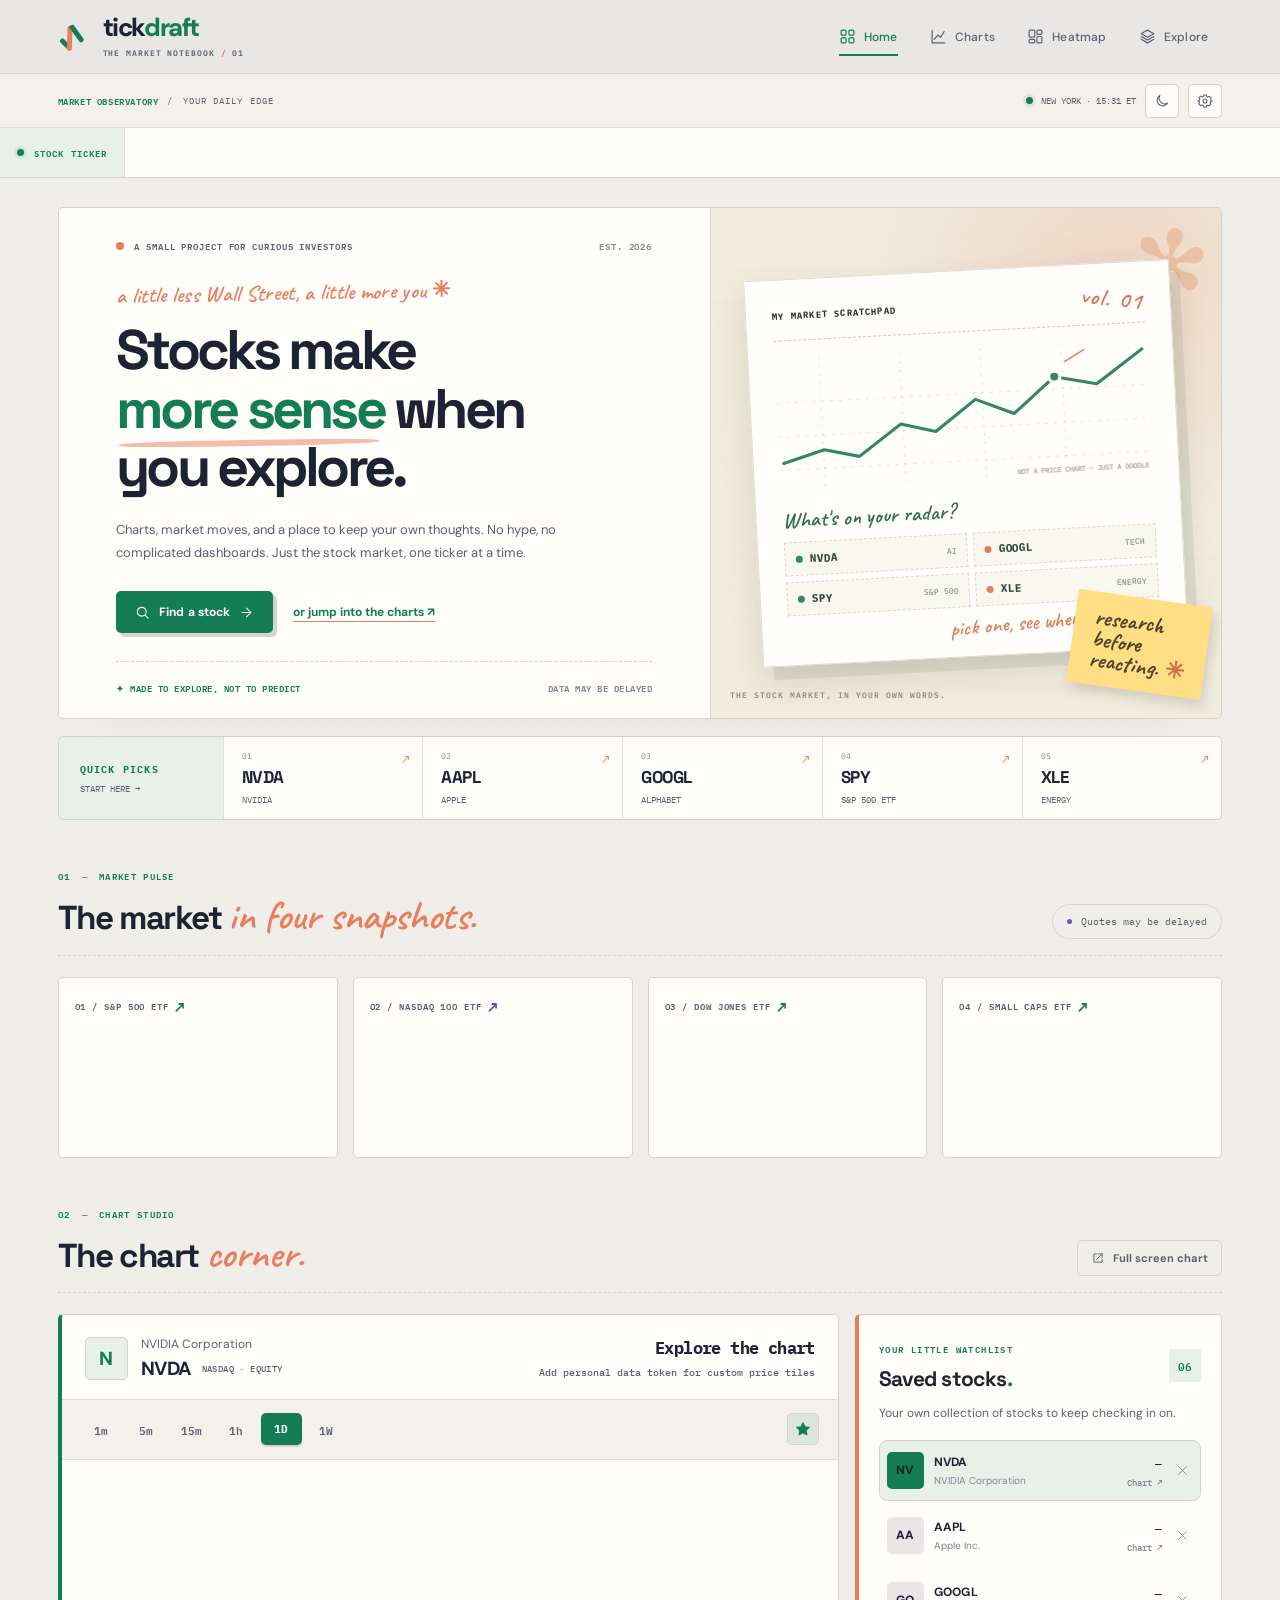
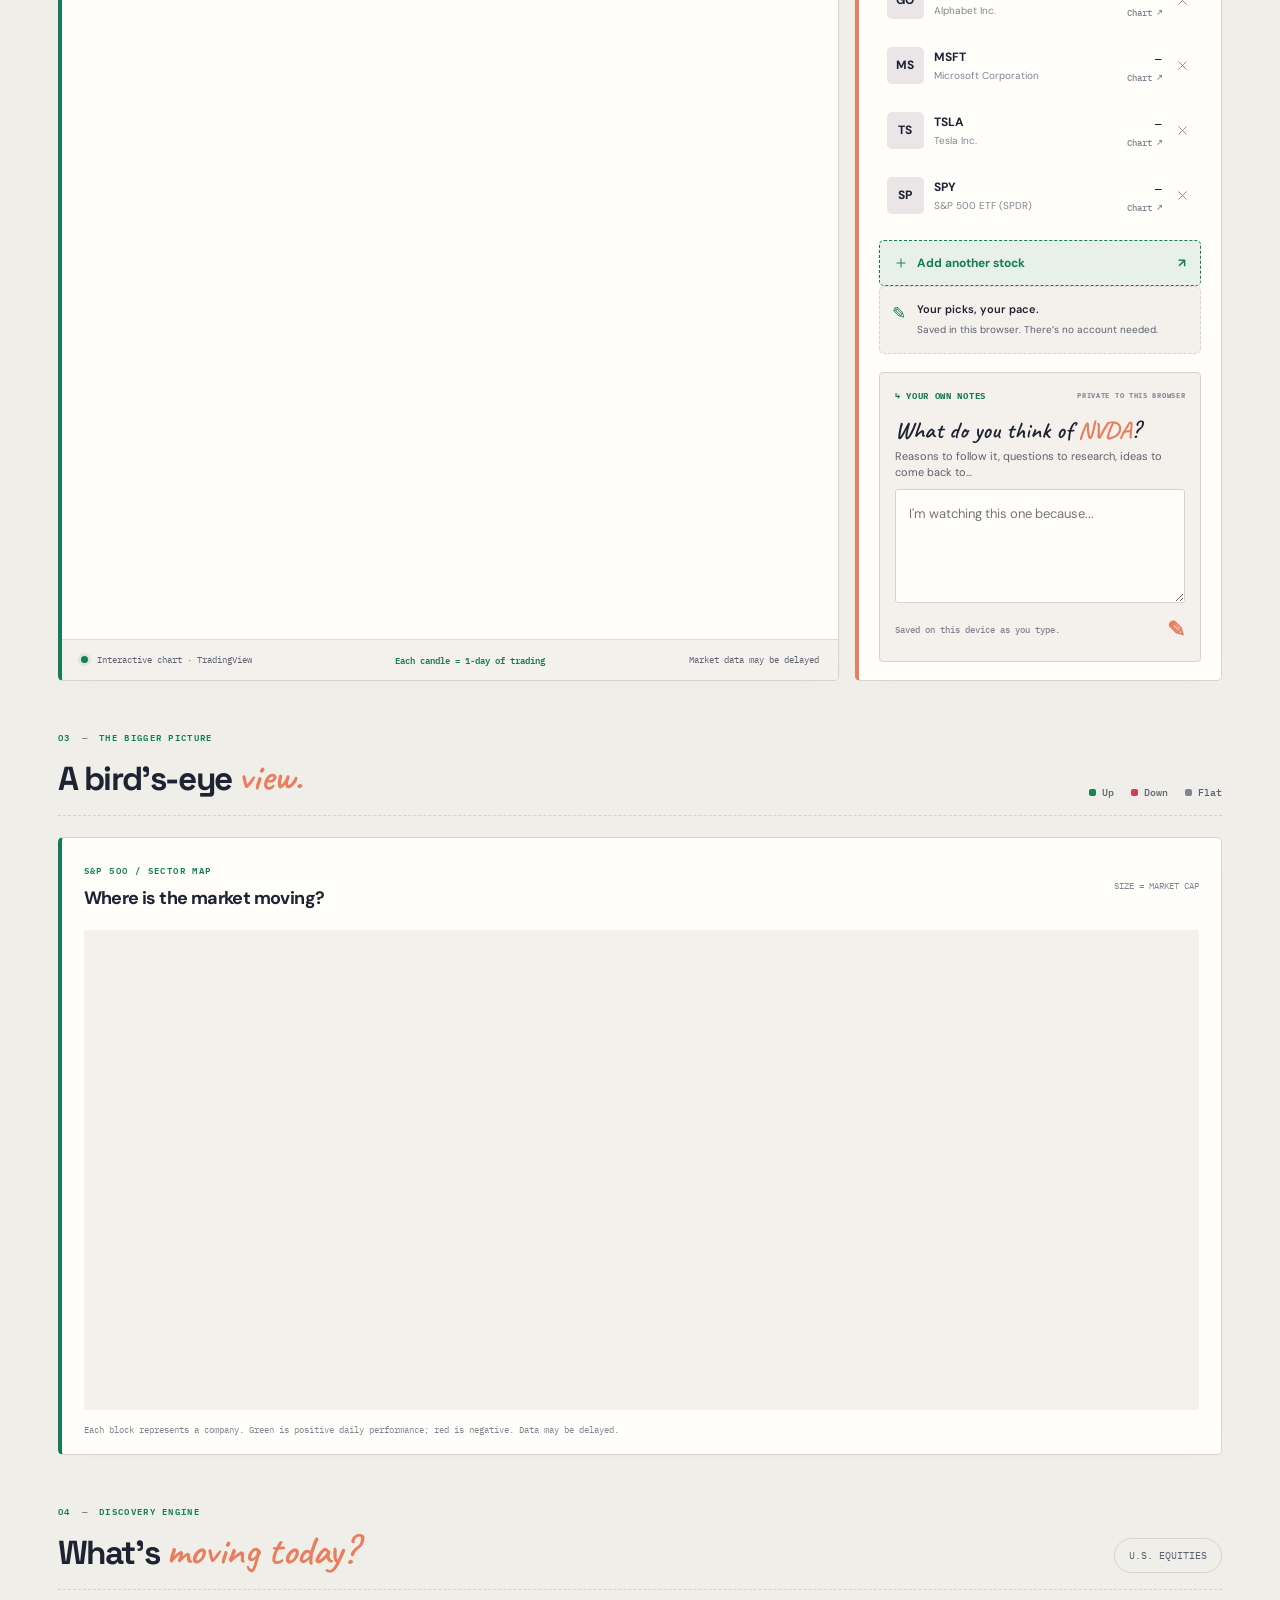
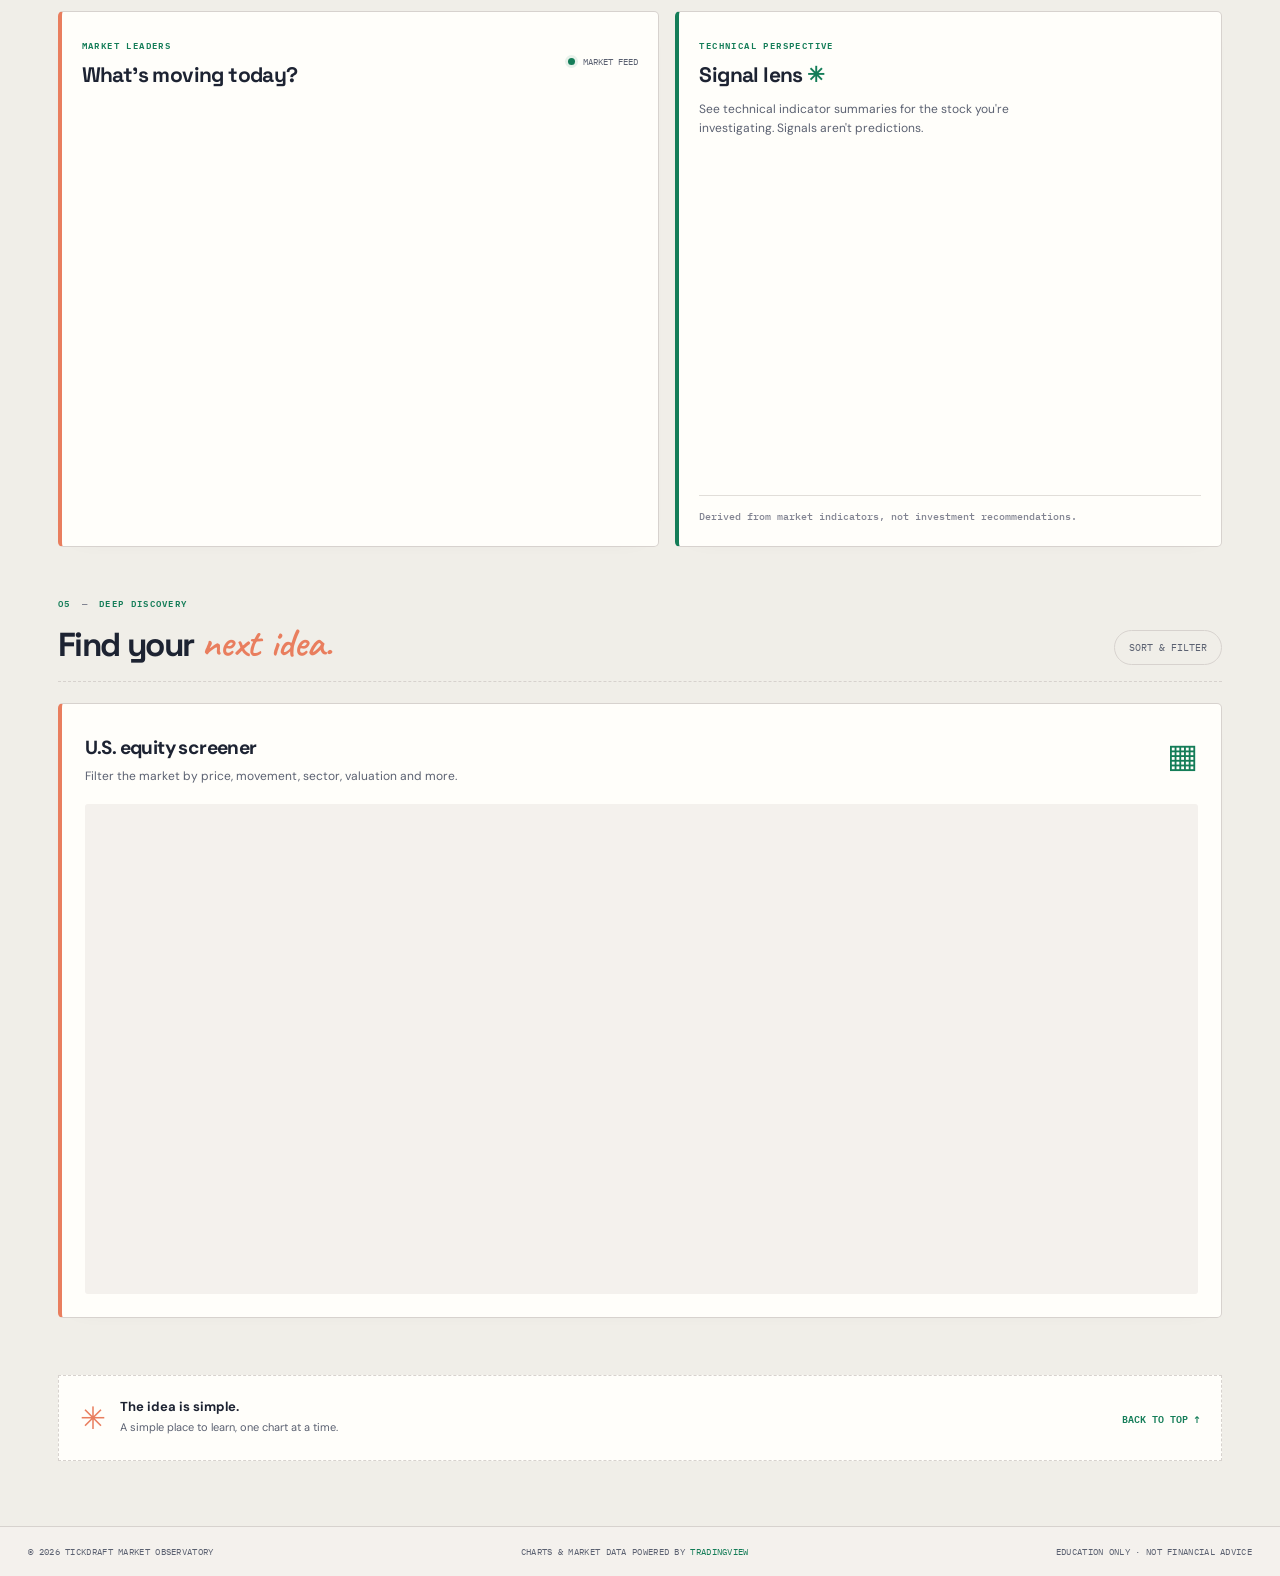
<file: index.html>
<!doctype html>
<html lang="en">
<head>
  <meta charset="utf-8">
  <meta name="viewport" content="width=device-width, initial-scale=1">
  <meta name="theme-color" content="#080d16">
  <meta name="description" content="Tickdraft is an independent student-built stock market notebook with interactive U.S. stock charts, watchlists, a market heatmap, and personal research notes.">
  <title>Tickdraft — Stocks, charts & your own notes</title>
  <link rel="icon" type="image/svg+xml" href="data:image/svg+xml,%3Csvg%20xmlns%3D%22http%3A%2F%2Fwww.w3.org%2F2000%2Fsvg%22%20viewBox%3D%220%200%2064%2064%22%3E%3Crect%20width%3D%2264%22%20height%3D%2264%22%20rx%3D%2216%22%20fill%3D%22%23f7f5ee%22%2F%3E%3Cpath%20d%3D%22M14%2042%2026%2029l11%209%2014-22%22%20stroke%3D%22%2334866a%22%20stroke-width%3D%227%22%20fill%3D%22none%22%20stroke-linejoin%3D%22round%22%20stroke-linecap%3D%22round%22%2F%3E%3Ccircle%20cx%3D%2251%22%20cy%3D%2216%22%20r%3D%225%22%20fill%3D%22%23f28b6b%22%2F%3E%3C%2Fsvg%3E">
  <link rel="preconnect" href="https://fonts.googleapis.com">
  <link rel="preconnect" href="https://fonts.gstatic.com" crossorigin>
  <link href="https://fonts.googleapis.com/css2?family=DM+Sans:wght@400;500;600;700;800&family=IBM+Plex+Mono:wght@400;500;600;700&family=Space+Grotesk:wght@400;500;600;700&family=Caveat:wght@400;500;600;700&display=swap" rel="stylesheet">
  <style>
:root{color-scheme:dark;--bg:#080d16;--side:#0c121c;--panel:#0f1622;--panel2:#111a28;--panel3:#161f2c;--border:#243040;--border2:#1c2836;--text:#f0f3f7;--muted:#8b97a8;--faint:#5a697b;--accent:#86f0bd;--accent-soft:rgba(134,240,189,.13);--accent-dim:#3da987;--red:#ff817c;--positive:#4adaad;--gold:#e2c384;--top:#0c121b;--shadow:rgba(0,0,0,.32)}
body[data-theme="light"]{color-scheme:light;--bg:#eef2f3;--side:#f8fafb;--panel:#fff;--panel2:#f5f8f9;--panel3:#e9eff1;--border:#d7dfe3;--border2:#e0e6e9;--text:#172433;--muted:#647385;--faint:#8795a2;--accent:#16996c;--accent-soft:rgba(23,158,108,.10);--accent-dim:#087758;--red:#d84e54;--positive:#15976d;--gold:#b3903e;--top:#fff;--shadow:rgba(19,44,66,.12)}
*{box-sizing:border-box}html{scroll-behavior:smooth;scroll-padding-top:35px}body{margin:0;background:var(--bg);color:var(--text);font-family:'DM Sans',Arial,sans-serif;font-size:14px;-webkit-font-smoothing:antialiased}button,input,select{font:inherit}button{cursor:pointer}button:focus-visible,a:focus-visible,input:focus-visible,select:focus-visible{outline:2px solid var(--accent);outline-offset:4px}a{color:inherit;text-decoration:none}svg.icon{height:18px;width:18px;fill:none;stroke:currentColor;stroke-width:1.65;stroke-linecap:round;stroke-linejoin:round;flex:none}.icon-sprite{position:absolute;width:0;height:0;overflow:hidden}::selection{background:var(--accent);color:#08110e}.app-shell{display:flex;min-height:100vh}.sidebar{width:250px;flex:none;background:var(--side);border-right:1px solid var(--border2);padding:28px 18px 22px;display:flex;flex-direction:column;position:sticky;top:0;height:100vh;z-index:21;overflow-y:auto}.brand{display:flex;align-items:center;gap:12px;padding:3px 10px 39px}.brand-mark{width:33px;height:33px;display:flex;align-items:center;gap:3px;transform:skew(-13deg)}.brand-mark span{background:var(--accent);width:7px;height:13px;border-radius:2px;display:block}.brand-mark span:nth-child(2){height:26px}.brand-mark span:nth-child(3){height:18px}.brand-word{font-size:19px;font-weight:800;letter-spacing:-.9px;line-height:1.1}.brand-word>span{color:var(--accent)}.brand-word small{font:500 8px 'IBM Plex Mono',monospace;display:block;letter-spacing:1.65px;margin-top:6px;color:var(--muted)}.brand-word small b{color:var(--accent)}.side-section-label,.panel-kicker,.section-kicker,.eyebrow,.pagecrumb,.page-subcrumb,.nav-shortcut,.hero-caption,.hero-actions,.watch-label,.ticker-label,.session-clock,.topbar,.chart-footer,.heatmap-helper,.panel-footer,.note-pill,.radar-tip,.small-live,.search-meta,.search-custom,.provider-status,.end-note>a,.footer{font-family:'IBM Plex Mono',monospace}.side-section-label{padding:0 10px;display:flex;justify-content:space-between;color:var(--faint);font-size:10px;letter-spacing:1.4px;font-weight:600;margin:0 0 12px}.side-section-label span{font-size:9px;color:var(--faint)}.side-nav{display:flex;flex-direction:column;gap:5px}.nav-link{display:flex;align-items:center;gap:13px;color:var(--muted);min-height:44px;padding:0 12px;border-radius:8px;font-size:13px;font-weight:600;transition:background .2s,color .2s;position:relative}.nav-link .icon{height:17px;width:17px}.nav-link:hover{background:var(--panel3);color:var(--text)}.nav-link.active{background:var(--accent-soft);color:var(--accent)}.nav-link.active:before{content:"";position:absolute;left:0;top:12px;bottom:12px;width:2px;background:var(--accent);border-radius:4px}.nav-shortcut{font-size:9px;margin-left:auto;opacity:.58}.watch-label{margin-top:40px}.side-watchlist{display:flex;flex-direction:column;gap:3px;min-height:30px}.side-watchitem{display:flex;align-items:center;gap:8px;width:100%;text-align:left;background:transparent;color:var(--muted);border:0;padding:10px 12px;border-radius:7px;font-weight:600;font-size:12px}.side-watchitem:hover,.side-watchitem.selected{color:var(--text);background:var(--panel2)}.mini-symbol{font:600 10px 'IBM Plex Mono',monospace;background:var(--panel3);color:var(--muted);padding:5px 4px;border-radius:5px;width:42px;text-align:center}.side-watchitem.selected .mini-symbol{background:var(--accent-soft);color:var(--accent)}.side-add{background:transparent;color:var(--faint);border:1px dashed var(--border);min-height:38px;display:flex;align-items:center;justify-content:center;gap:8px;border-radius:7px;margin-top:10px;font-size:12px}.side-add:hover{color:var(--accent);border-color:var(--accent)}.side-add .icon{width:14px;height:14px}.sidebar-bottom{margin-top:auto;padding:22px 8px 0}.signal-decoration{height:53px;display:flex;align-items:end;gap:4px;opacity:.8}.signal-decoration span{width:6px;border-radius:2px;background:linear-gradient(0deg,var(--accent-dim),var(--accent));height:12px}.signal-decoration span:nth-child(2){height:29px}.signal-decoration span:nth-child(3){height:20px}.signal-decoration span:nth-child(4){height:42px}.signal-decoration span:nth-child(5){height:26px}.signal-decoration span:nth-child(6){height:36px}.signal-decoration span:nth-child(7){height:18px}.signal-decoration span:nth-child(8){height:30px}.signal-decoration span:nth-child(9){height:15px}.signal-decoration span:nth-child(10){height:43px}.signal-decoration span:nth-child(11){height:25px}.bottom-kicker{color:var(--accent);font:600 10px 'IBM Plex Mono',monospace;letter-spacing:1.2px;margin:18px 0 8px}.bottom-copy{font-size:19px;letter-spacing:-.6px;font-weight:700;line-height:1.23;margin:0 0 22px}.sidebar-settings{border-top:1px solid var(--border2);border-right:0;border-bottom:0;border-left:0;background:transparent;color:var(--muted);padding:16px 0 0;width:100%;text-align:left;display:flex;gap:9px;align-items:center;font-size:11px;font-weight:700}.sidebar-settings .icon{width:15px;height:15px}.sidebar-settings .arrow{margin-left:auto;width:13px;height:13px}.sidebar-settings:hover{color:var(--accent)}.main-wrap{flex:1;min-width:0}.topbar{height:70px;padding:0 clamp(20px,3vw,54px);display:flex;align-items:center;justify-content:space-between;border-bottom:1px solid var(--border2);background:var(--top);gap:12px}.topbar-left,.topbar-actions{display:flex;align-items:center;gap:17px}.pagecrumb{font-size:10px;font-weight:600;letter-spacing:1.2px}.crumb-div,.page-subcrumb{font-size:10px;color:var(--faint);letter-spacing:1.1px}.session-clock{display:flex;align-items:center;gap:8px;font-size:10px;color:var(--muted)}.tiny-pulse,.live-dot,.small-dot{width:7px;height:7px;border-radius:50%;background:var(--accent);display:inline-block;box-shadow:0 0 0 3px var(--accent-soft)}.icon-button{display:grid;place-items:center;background:transparent;border:1px solid var(--border);color:var(--muted);width:36px;height:36px;border-radius:8px}.icon-button:hover{color:var(--accent);background:var(--accent-soft)}.icon-button .icon{width:16px;height:16px}.menu-toggle{display:none}.ticker-strip{height:52px;display:flex;align-items:center;border-bottom:1px solid var(--border2);background:var(--panel);overflow:hidden}.ticker-label{color:var(--accent);font-weight:600;letter-spacing:1.1px;font-size:10px;white-space:nowrap;height:100%;display:flex;align-items:center;gap:10px;border-right:1px solid var(--border2);padding:0 22px}.ticker-widget{min-width:0;flex:1;height:100%;display:flex;align-items:center}.ticker-widget tv-ticker-tape{width:100%;height:100%;display:block}.main-content{padding:28px clamp(20px,3vw,54px) 55px;max-width:1700px;margin:auto}.hero{min-height:328px;border:1px solid #2a4b50;background:linear-gradient(110deg,#11262c 0%,#10262a 44%,#0a1b20 100%);border-radius:12px;position:relative;overflow:hidden;padding:36px 46px;color:#f1f7f5}.hero::after{content:"";position:absolute;right:-5%;top:0;bottom:0;width:65%;background:radial-gradient(circle at 58% 55%,rgba(81,243,189,.11),transparent 44%),repeating-linear-gradient(0deg,transparent 0px,transparent 22px,rgba(143,244,207,.045) 23px),repeating-linear-gradient(90deg,transparent 0px,transparent 23px,rgba(143,244,207,.038) 24px);pointer-events:none}.hero>*:not(.hero-pattern){position:relative;z-index:1}.hero .eyebrow{color:#85daba;font-size:10px;font-weight:600;display:flex;align-items:center;gap:11px;letter-spacing:1.7px}.eyebrow-line{width:17px;height:1px;background:#7fdbbb}.eyebrow-index{color:#54776e}.hero h1{font-size:clamp(32px,3.4vw,52px);line-height:1.12;letter-spacing:-2.3px;font-weight:600;margin:20px 0 12px;max-width:690px}.hero h1 em{font-style:normal;color:#82efc0}.hero p{color:#b2c9c4;max-width:475px;font-size:14px;line-height:1.65;margin:0}.hero-actions{display:flex;align-items:center;gap:25px;margin-top:23px}.btn-primary{border:0;background:#94efbf;color:#082018;font-size:12px;letter-spacing:.1px;font-weight:800;display:inline-flex;justify-content:center;align-items:center;gap:10px;border-radius:7px;padding:14px 17px;transition:transform .2s,background .2s}.btn-primary:hover{background:#c2fbdc;transform:translateY(-1px)}.btn-primary .icon{height:15px;width:15px}.text-link{font-size:11px;font-weight:700;color:#c5ded8;display:flex;align-items:center;gap:6px}.text-link .icon{height:13px;width:13px}.text-link:hover{color:#8bfac7}.hero-caption{position:absolute!important;bottom:21px;right:25px;color:#557f79;font-size:8px;letter-spacing:1.2px}.hero-caption span{color:#83d5b6;padding:0 4px}.hero-pattern{position:absolute;right:0;top:0;bottom:0;width:55%;pointer-events:none}.orbit{position:absolute;border:1px solid rgba(119,220,184,.17);border-radius:50%;top:50%;left:57%;transform:translate(-50%,-50%)}.orbit-1{width:185px;height:185px}.orbit-2{width:305px;height:305px}.orbit-3{width:445px;height:445px}.orbit:after{content:"";position:absolute;top:-4px;left:50%;width:6px;height:6px;border:2px solid #6de4b2;background:#102a28;border-radius:50%}.orbit-cross{position:absolute;top:23%;right:19%;color:#85c9b4;font:20px 'IBM Plex Mono'}.orbit-cross.c2{top:68%;right:72%;font-size:14px}.section{margin-top:42px;scroll-margin-top:24px}.section-head{display:flex;align-items:end;justify-content:space-between;gap:18px;margin-bottom:21px}.section-kicker{font-weight:600;font-size:10px;letter-spacing:1.2px;color:var(--accent)}.section-kicker span{color:var(--faint);margin:0 5px}.section-head h2{font-size:clamp(21px,2vw,28px);letter-spacing:-1px;font-weight:700;margin:8px 0 0}.subtle{color:var(--muted);font-weight:500}.note-pill{border:1px solid var(--border);border-radius:20px;padding:10px 14px;color:var(--muted);font-size:10px;display:flex;align-items:center;gap:9px;white-space:nowrap}.note-pill .small-dot{width:5px;height:5px;background:var(--gold);box-shadow:none}.benchmark-grid{display:grid;grid-template-columns:repeat(4,minmax(0,1fr));gap:15px}.benchmark-card{background:var(--panel);border:1px solid var(--border);padding:15px 16px 10px;border-radius:10px;display:flex;flex-direction:column;gap:7px;text-align:left;color:var(--text);min-width:0;min-height:175px;transition:transform .2s,border .2s}.benchmark-card:hover{transform:translateY(-3px);border-color:var(--accent-dim)}.bench-heading{display:flex;align-items:center;justify-content:space-between;gap:6px;font:600 9px 'IBM Plex Mono',monospace;letter-spacing:.7px;color:var(--muted)}.mini-arrow{color:var(--accent);font-size:16px}.benchmark-card tv-mini-chart{display:block;width:100%;min-height:120px;flex:1}.panel{background:var(--panel);border:1px solid var(--border);border-radius:11px;min-width:0;overflow:hidden}.outline-btn{border:1px solid var(--border);background:transparent;color:var(--muted);display:flex;align-items:center;gap:8px;border-radius:7px;padding:10px 13px;font-size:11px;font-weight:700}.outline-btn .icon{height:14px;width:14px}.outline-btn:hover{color:var(--accent);border-color:var(--accent-dim)}.workspace-grid{display:grid;grid-template-columns:minmax(0,1.95fr) minmax(266px,.85fr);gap:16px;align-items:stretch}.chart-panel{display:flex;flex-direction:column;min-height:620px}.chart-topline{display:flex;justify-content:space-between;align-items:center;padding:21px 23px 18px;gap:12px}.symbol-heading{display:flex;align-items:center;gap:13px}.symbol-emblem{width:43px;height:43px;border:1px solid var(--border);border-radius:10px;background:var(--panel3);display:grid;place-items:center;font-size:19px;font-weight:800;color:var(--accent)}.selected-company{color:var(--muted);font-size:12px;display:block;margin-bottom:4px}.symbol-line{display:flex;align-items:center;gap:11px}.symbol-line strong{font-size:19px;letter-spacing:-.5px}.selected-exchange{font:500 9px 'IBM Plex Mono';color:var(--faint);letter-spacing:.4px}.quote-area{text-align:right}.quote-price{font-size:17px;font-weight:800;letter-spacing:-.6px}.quote-price.up{color:var(--positive)}.quote-price.down{color:var(--red)}.quote-change{font:500 10px 'IBM Plex Mono';color:var(--muted);margin-top:7px}.quote-change.up{color:var(--positive)}.quote-change.down{color:var(--red)}.chart-controls{border-top:1px solid var(--border2);border-bottom:1px solid var(--border2);padding:11px 19px;display:flex;align-items:center;justify-content:space-between;gap:8px}.intervals{display:flex;align-items:center;gap:4px}.intervals button{border:0;background:transparent;color:var(--muted);padding:8px 10px;font:600 11px 'IBM Plex Mono';border-radius:6px}.intervals button.active{background:var(--accent-soft);color:var(--accent)}.intervals button:hover{color:var(--accent)}.chart-right-controls{display:flex;align-items:center;gap:12px}.data-chip{font:600 9px 'IBM Plex Mono';white-space:nowrap;color:var(--faint);letter-spacing:.3px}.star-button{width:32px;height:32px;display:grid;place-items:center;border:1px solid var(--border);border-radius:7px;background:transparent;color:var(--muted)}.star-button:hover,.star-button.is-favorite{color:var(--accent);background:var(--accent-soft)}.star-button.is-favorite .icon{fill:var(--accent)}.star-button .icon{height:16px;width:16px}.full-chart{flex:1;height:438px;min-height:438px;padding:0 4px}.full-chart tv-advanced-chart{display:block;height:100%;width:100%;min-height:438px}.chart-footer{display:flex;justify-content:space-between;align-items:center;gap:10px;padding:12px 19px;border-top:1px solid var(--border2);font-size:9px;color:var(--faint)}.chart-footer span:first-child{display:flex;align-items:center;gap:9px}.radar-panel{padding:24px 20px;display:flex;flex-direction:column}.panel-heading{display:flex;align-items:center;justify-content:space-between;gap:10px}.panel-kicker{color:var(--accent);font-size:9px;font-weight:600;letter-spacing:1.4px}.panel-heading h3,.heatmap-header h3,.screener-intro h3{font-size:21px;letter-spacing:-.6px;font-weight:700;margin:8px 0 0}.accent-dot{color:var(--accent)}.counter-badge{font:600 11px 'IBM Plex Mono';background:var(--accent-soft);color:var(--accent);padding:7px 9px;border-radius:6px}.radar-description,.analysis-desc{color:var(--muted);font-size:12px;line-height:1.6;margin:12px 0 17px}.radar-list{display:flex;flex-direction:column;gap:4px;max-height:395px;overflow-y:auto}.radar-row{border:1px solid transparent;border-radius:8px;display:flex;align-items:center;gap:10px;padding:11px 7px;transition:background .18s,border .18s}.radar-row.current{background:var(--accent-soft);border-color:rgba(134,240,189,.17)}.radar-row:hover{background:var(--panel2)}.radar-select{display:flex;align-items:center;gap:10px;min-width:0;flex:1;border:0;background:transparent;text-align:left;color:var(--text);padding:0}.radar-symbol{flex:none;width:37px;height:37px;border-radius:8px;background:var(--panel3);color:var(--text);font-size:12px;font-weight:800;display:grid;place-items:center}.radar-row.current .radar-symbol{background:var(--accent);color:#0e231a}.radar-details{display:block;min-width:0}.radar-details strong{font-size:12px;letter-spacing:.2px;display:block}.radar-details small{display:block;font-size:10px;color:var(--faint);margin-top:4px;white-space:nowrap;overflow:hidden;text-overflow:ellipsis}.radar-quote{text-align:right;min-width:52px}.radar-quote strong{font:600 11px 'IBM Plex Mono';display:block}.radar-quote small{display:block;font:500 9px 'IBM Plex Mono';margin-top:5px;color:var(--faint)}.radar-quote.up strong,.radar-quote.up small{color:var(--positive)}.radar-quote.down strong,.radar-quote.down small{color:var(--red)}.radar-remove{background:transparent;color:var(--faint);border:0;opacity:0;padding:4px;display:grid;place-items:center}.radar-row:hover .radar-remove,.radar-remove:focus-visible{opacity:1}.radar-remove .icon{height:13px;width:13px}.radar-remove:hover{color:var(--red)}.radar-add{margin-top:14px;color:var(--accent);background:var(--accent-soft);border:1px dashed var(--accent-dim);width:100%;display:flex;align-items:center;justify-content:center;gap:9px;padding:14px;border-radius:8px;font-size:12px;font-weight:700}.radar-add .icon{width:14px;height:14px}.radar-add span{margin-left:auto}.radar-add:hover{background:rgba(86,200,160,.20)}.radar-tip{margin-top:auto;background:var(--panel2);border:1px solid var(--border2);border-radius:9px;display:flex;gap:11px;padding:15px 12px;color:var(--muted)}.radar-tip-icon{color:var(--accent);font-size:17px}.radar-tip strong{display:block;font:600 11px 'DM Sans';color:var(--text)}.radar-tip p{font:400 10px/1.65 'DM Sans';margin:6px 0 0}.legend{display:flex;gap:17px;color:var(--muted);font:500 10px 'IBM Plex Mono'}.legend span{display:flex;gap:6px;align-items:center}.legend i{width:7px;height:7px;border-radius:2px;display:inline-block}.legend-green{background:var(--positive)}.legend-red{background:var(--red)}.legend-neutral{background:var(--faint)}.heatmap-panel{padding:22px 22px 10px}.heatmap-header{display:flex;align-items:center;justify-content:space-between;gap:10px;margin-bottom:20px}.heatmap-header h3{font-size:18px}.heatmap-helper{font-size:9px;color:var(--faint)}.heatmap-frame{height:480px;border-radius:8px;overflow:hidden;background:var(--panel2)}.heatmap-frame tv-heatmap{display:block;height:100%;width:100%}.panel-footer{padding:13px 0 7px;font-size:9px;color:var(--faint);line-height:1.5}.discover-grid{display:grid;grid-template-columns:1.1fr 1fr;gap:16px;align-items:stretch}.movers-panel,.analysis-panel{min-height:515px;padding:23px 20px}.small-live{font-size:9px;display:flex;align-items:center;gap:8px;color:var(--muted)}.embedded-movers{height:420px;margin-top:15px}.embedded-movers .tradingview-widget-container{width:100%;height:100%}.embedded-movers .tradingview-widget-container__widget{height:100%}.embed-placeholder{color:var(--muted);height:100%;display:grid;place-items:center}.analysis-panel{display:flex;flex-direction:column}.analysis-panel .analysis-desc{max-width:340px}.technical-widget{min-height:330px;flex:1;overflow:hidden}.technical-widget tv-technical-analysis{display:block;height:100%;width:100%}.analysis-disclaimer{font:500 10px 'IBM Plex Mono';color:var(--faint);border-top:1px solid var(--border2);padding-top:14px}.screener-panel{padding:23px}.screener-intro{display:flex;justify-content:space-between;align-items:center;margin-bottom:20px}.screener-intro h3{font-size:19px}.screener-intro p{color:var(--muted);font-size:12px;margin:8px 0 0}.screener-ornament{color:var(--accent);font-size:33px}.screener-frame{height:490px;background:var(--panel2);border-radius:8px;overflow:hidden}.screener-frame tv-screener{display:block;width:100%;height:100%}.end-note{margin-top:57px;padding:26px 5px 4px;border-top:1px solid var(--border);display:flex;align-items:center;gap:14px}.end-symbol{color:var(--accent);font-size:31px}.end-note strong{font:700 13px 'DM Sans'}.end-note p{font:400 11px 'DM Sans';color:var(--muted);margin:5px 0}.end-note>a{margin-left:auto;font-size:10px;color:var(--accent);white-space:nowrap;font-weight:600}.footer{padding:19px clamp(20px,3vw,54px);border-top:1px solid var(--border2);display:flex;justify-content:space-between;gap:14px;flex-wrap:wrap;color:var(--faint);font-size:9px;letter-spacing:.3px}.footer a{color:var(--accent)}.search-overlay,.settings-overlay{position:fixed;inset:0;z-index:100;display:flex;justify-content:center;align-items:flex-start;padding:13vh 18px 15px}.search-overlay[hidden],.settings-overlay[hidden]{display:none}.overlay-backdrop{position:absolute;inset:0;background:rgba(2,8,14,.74);backdrop-filter:blur(7px)}.search-dialog,.settings-dialog{position:relative;width:min(100%,590px);background:var(--panel);border:1px solid var(--border);border-radius:13px;box-shadow:0 22px 100px var(--shadow);overflow:hidden}.search-head{padding:18px 20px;display:flex;align-items:center;gap:12px;border-bottom:1px solid var(--border)}.search-head .icon{color:var(--accent)}.search-head input{background:transparent;border:none;outline:none;flex:1;color:var(--text);font-size:16px;width:100%;font-weight:600}.search-head input:focus-visible{outline:none}.search-head input::placeholder{color:var(--faint)}.search-head kbd{font:600 10px 'IBM Plex Mono';background:var(--panel3);padding:6px 7px;color:var(--muted);border-radius:5px}.search-meta{padding:15px 22px 8px;display:flex;justify-content:space-between;color:var(--faint);font-size:9px;letter-spacing:1px}.search-results{max-height:360px;overflow-y:auto;padding:6px 12px 14px}.search-result{background:transparent;border:0;width:100%;display:flex;align-items:center;gap:12px;text-align:left;padding:11px 10px;color:var(--text);border-radius:8px}.search-result:hover,.search-result.highlighted{background:var(--accent-soft)}.result-ticker{background:var(--panel3);color:var(--accent);width:65px;height:38px;border-radius:7px;display:grid;place-items:center;font:700 12px 'IBM Plex Mono'}.result-desc{display:flex;flex-direction:column;gap:5px;flex:1}.result-desc strong{font-size:12px}.result-desc small{font-size:10px;color:var(--faint)}.result-arrow{color:var(--faint)}.search-custom{border-top:1px solid var(--border);padding:16px 22px;display:flex;align-items:center;justify-content:space-between;gap:12px;font-size:10px;color:var(--faint);line-height:1.6}.search-custom label{display:flex;align-items:center;gap:6px;white-space:nowrap}.search-custom select{background:var(--panel3);color:var(--text);border:1px solid var(--border);border-radius:5px;padding:5px;font-size:10px}.settings-overlay{align-items:center;padding:20px}.settings-dialog{width:min(100%,570px);padding:27px;max-height:90vh;overflow-y:auto}.settings-header{display:flex;align-items:center;justify-content:space-between}.settings-header h2{margin:8px 0 6px;font-size:26px;letter-spacing:-1px}.setting-row{border-top:1px solid var(--border);padding:21px 0;display:flex;align-items:center;justify-content:space-between;gap:20px}.setting-row h3{font-size:13px;margin:0 0 7px}.setting-row p{color:var(--muted);font-size:11px;line-height:1.65;margin:0}.small-action{border:1px solid var(--border);background:var(--panel3);color:var(--text);font-size:11px;font-weight:700;padding:10px 12px;border-radius:7px;white-space:nowrap}.small-action:hover{border-color:var(--accent);color:var(--accent)}.setting-row.quote-setting{display:block}.quote-setting p{margin:5px 0 14px}.quote-setting p a{color:var(--accent);text-decoration:underline}.input-label{display:block;font:600 9px 'IBM Plex Mono';color:var(--faint);letter-spacing:.8px;margin-bottom:9px}.key-line{display:flex;gap:7px}.key-line input{flex:1;min-width:0;border:1px solid var(--border);background:var(--panel2);color:var(--text);padding:11px;border-radius:7px;font-size:11px}.danger-action:hover{border-color:var(--red);color:var(--red)}.provider-status{margin-top:12px;font-size:10px;color:var(--accent)}.quote-setting .key-warning{color:var(--faint);font-size:10px;margin-top:13px}.settings-footer{display:flex;justify-content:end}.toast{position:fixed;bottom:25px;right:24px;padding:14px 17px;background:var(--panel3);border:1px solid var(--accent-dim);border-radius:8px;box-shadow:0 12px 34px var(--shadow);color:var(--text);font-size:12px;max-width:290px;z-index:120;opacity:0;transform:translateY(10px);pointer-events:none;transition:opacity .2s,transform .2s}.toast.visible{opacity:1;transform:translateY(0)}.mobile-scrim{display:none}
/* Keep TradingView's branding and native disclosures visible. Widgets own their own data and styles. */
@media(max-width:1450px){.sidebar{width:229px}.main-content{padding-left:28px;padding-right:28px}.topbar,.footer{padding-left:28px;padding-right:28px}.workspace-grid{grid-template-columns:minmax(0,1.7fr) minmax(252px,.8fr)}.data-chip{display:none}.hero{padding-left:36px}}
@media(max-width:1190px){.sidebar{width:205px;padding-left:12px;padding-right:12px}.brand{padding-left:5px}.nav-link{gap:9px;font-size:12px}.benchmark-grid{grid-template-columns:repeat(2,minmax(0,1fr))}.workspace-grid{grid-template-columns:1fr}.radar-panel{min-height:0}.radar-list{display:grid;grid-template-columns:1fr 1fr;max-height:320px}.radar-tip{margin-top:20px}.chart-panel{min-height:620px}}
@media(max-width:900px){.sidebar{position:fixed;left:0;top:0;height:100vh;transform:translateX(-102%);transition:transform .25s;width:255px;box-shadow:12px 0 40px rgba(0,0,0,.2)}body.nav-open .sidebar{transform:translateX(0)}.mobile-scrim{display:none;position:fixed;inset:0;background:rgba(0,0,0,.6);border:0;z-index:19;width:100%;height:100%}body.nav-open .mobile-scrim{display:block}.menu-toggle{display:grid}.main-content{padding:24px 26px}.topbar,.footer{padding-left:26px;padding-right:26px}.discover-grid{grid-template-columns:1fr 1fr}.hero h1{font-size:42px}}
@media(max-width:680px){.topbar{height:60px;padding:0 18px}.topbar-left{gap:11px}.page-subcrumb,.crumb-div{display:none}.topbar-actions{gap:8px}.session-clock{font-size:9px}.main-content{padding:17px 15px 35px}.ticker-strip{height:47px}.ticker-label{padding:0 12px;font-size:8px}.hero{min-height:350px;padding:29px 24px}.hero h1{font-size:35px;letter-spacing:-1.5px}.hero p{font-size:13px}.hero-pattern{opacity:.55;width:100%;right:-40%}.hero-caption{left:24px;right:auto;font-size:7px}.section{margin-top:34px}.section-head{align-items:start;gap:8px}.section-head h2{font-size:22px}.section-kicker{font-size:9px}.note-pill{font-size:8px;padding:8px}.benchmark-grid{gap:10px}.benchmark-card{padding:12px 9px;min-height:148px}.benchmark-card tv-mini-chart{min-height:102px}.bench-heading{font-size:8px}.outline-btn{font-size:0;padding:10px}.outline-btn .icon{height:16px;width:16px}.chart-topline{padding:17px 12px;align-items:start}.quote-area{max-width:146px}.quote-price{font-size:14px}.quote-change{font-size:8px}.selected-company{font-size:10px}.symbol-line strong{font-size:16px}.symbol-emblem{width:36px;height:36px}.selected-exchange{font-size:8px}.chart-controls{padding:10px}.intervals button{padding:7px;font-size:10px}.full-chart{min-height:400px;height:400px}.full-chart tv-advanced-chart{min-height:400px}.chart-panel{min-height:545px}.chart-footer{font-size:8px;padding:10px;line-height:1.5}.radar-panel{padding:18px 13px}.radar-list{grid-template-columns:1fr 1fr;gap:0}.radar-row{padding:10px 3px}.radar-symbol{width:30px;height:30px;font-size:10px}.radar-details small{max-width:78px}.radar-quote{display:none}.radar-remove{opacity:1}.legend{gap:9px;font-size:8px}.heatmap-panel{padding:16px 12px 9px}.heatmap-frame{height:410px}.heatmap-header h3{font-size:15px}.heatmap-helper{display:none}.discover-grid{grid-template-columns:1fr}.movers-panel,.analysis-panel{min-height:480px}.screener-panel{padding:13px}.screener-frame{height:475px}.end-note{margin-top:36px}.end-note>a{font-size:9px}.footer{padding:15px 18px;font-size:8px;line-height:1.7}.search-overlay{padding:9vh 12px 10px}.search-meta,.search-custom{font-size:8px}.search-custom{flex-wrap:wrap}}
@media(max-width:390px){.session-clock{display:none}.hero-actions{gap:14px}.hero h1{font-size:31px}.hero-caption{display:none}.radar-list{grid-template-columns:1fr}.radar-quote{display:block}.radar-details small{max-width:none}.chart-right-controls{gap:4px}.chart-footer>span:last-child{display:none}}
@media(prefers-reduced-motion:reduce){*,*::before,*::after{scroll-behavior:auto!important;transition:none!important;animation:none!important}}


/* ============================================================================
   TICKDRAFT / STOCK MARKET NOTEBOOK 002
   A bespoke editorial-meets-orbital identity.
   Data visualizations are real TradingView embeds; decorative orbits are not quotes.
   ========================================================================== */
:root{
  --bg:#080b12;--side:#0e111d;--panel:#111522;--panel2:#171b2a;
  --panel3:#202436;--border:#343745;--border2:#272d3b;--text:#f4f1e7;
  --muted:#aaa9b8;--faint:#737589;--accent:#a6f5cd;--accent-soft:rgba(166,245,205,.10);
  --accent-dim:#4aad88;--red:#ff7785;--positive:#8ef0af;--gold:#d5bdff;
  --top:#0d111b;--shadow:rgba(0,0,0,.44);--purple:#cbbcff;--cream:#faf5e9;
}
body[data-theme="light"]{
  --bg:#f0eee8;--side:#e8e7e5;--panel:#fffefa;--panel2:#f4f1ed;
  --panel3:#eae5e7;--border:#d7d2ce;--border2:#e1ded9;--text:#1d2332;
  --muted:#5b6171;--faint:#828492;--accent:#147d58;--accent-soft:rgba(20,125,88,.10);
  --accent-dim:#0d7653;--red:#cb4054;--positive:#188452;--gold:#7652bd;
  --top:#f8f7f3;--shadow:rgba(34,32,42,.11);--purple:#694ca6;--cream:#211f30;
}
body{
  background:radial-gradient(ellipse 62% 34% at 77% 0%,rgba(83,58,133,.12),transparent 90%),var(--bg);
}
.sidebar{width:234px;background:var(--side);border-right:1px solid var(--border2);padding:31px 16px 20px}
.brand{padding-bottom:44px}
.brand-mark{transform:rotate(-22deg);gap:4px}
.brand-mark span{border-radius:0 8px 0 8px;background:var(--purple);width:7px}
.brand-mark span:nth-child(2){background:var(--accent)}
.brand-word{font-size:20px;letter-spacing:-.75px}
.brand-word>span{color:var(--purple)}
.brand-word small{font-size:7.5px;letter-spacing:1.38px}
.nav-link{border-radius:3px;font-weight:500;letter-spacing:.02em}
.nav-link.active{background:linear-gradient(90deg,rgba(166,245,205,.11),rgba(166,245,205,.02))}
.nav-link.active:before{width:3px;border-radius:0}
.nav-link:hover{background:rgba(166,245,205,.075)}
.mini-symbol{border-radius:3px}
.sidebar-bottom{padding-bottom:8px}
.signal-decoration span{background:linear-gradient(0deg,var(--accent),var(--purple));border-radius:7px 0 7px 0}
.bottom-kicker{color:var(--purple)}
.topbar{height:68px;background:var(--top)}
.pagecrumb{color:var(--accent);letter-spacing:1.5px}
.ticker-strip{height:56px;background:#101525}
.ticker-label{background:linear-gradient(100deg,rgba(166,245,205,.1),transparent);color:#b5f6d1;letter-spacing:1.8px}
.main-content{max-width:1760px;padding-top:28px}
.hero.hero-v2{
  padding:0;border:1px solid var(--border);border-radius:0;
  min-height:490px;display:grid;grid-template-columns:minmax(0,1fr) minmax(360px,.84fr);
  background:#121523;color:#f6f1e8;overflow:hidden;isolation:isolate;
}
.hero.hero-v2:after{display:none}
.editorial-hero{
  min-height:490px;padding:32px clamp(23px,3.3vw,62px) 24px;
  background:
   radial-gradient(circle at -10% 105%,rgba(165,127,232,.15),transparent 42%),
   radial-gradient(circle at 95% 12%,rgba(183,155,232,.10),transparent 40%),
   repeating-linear-gradient(90deg,transparent 0,transparent 78px,rgba(222,210,250,.026) 79px),
   #161525;
  position:relative;display:flex;flex-direction:column;z-index:1;
}
.editorial-hero:after{content:"";position:absolute;width:130px;height:130px;right:-25px;bottom:-55px;border:1px solid rgba(193,173,236,.12);border-radius:50%;pointer-events:none}
.hero-edition,.edition-num,.hero-microcopy,.observatory-top,.observatory-bottom,.obs-index,.obs-type,.scene-coordinate,.central-target,.orbit-node,.quick-track,.keycap{
  font-family:"IBM Plex Mono",monospace;
}
.hero-edition{font-size:10px;letter-spacing:1.2px;color:#bbb2d1;font-weight:600;display:flex;align-items:center;gap:10px;flex-wrap:wrap}
.edition-mark{color:#bca2ff;font-size:21px;line-height:1}
.edition-num{color:#78768b;font-size:8px;margin-left:auto;letter-spacing:.75px}
.hero-headline{margin:auto 0}
.hero.hero-v2 h1{
  max-width:none;margin:20px 0 21px;font-weight:500;
  font-size:clamp(49px,5vw,92px);line-height:.97;letter-spacing:-.073em;
  font-family:"Space Grotesk","DM Sans",sans-serif;
}
.hero.hero-v2 h1 em{
  color:#cbf6d7;position:relative;font-style:italic;
  font-family:"Instrument Serif",Georgia,serif;
  font-weight:400;letter-spacing:-.02em;
}
.headline-asterisk{font:400 clamp(17px,2.7vw,40px) Georgia,serif;color:#c5aeff;vertical-align:top;display:inline-block;margin-left:8px}
.hero.hero-v2 p{
  color:#b1adc0;line-height:1.75;max-width:450px;font-size:13px;
  margin:0 0 8px;letter-spacing:.012em
}
.hero-bottomline{display:flex;align-items:center;gap:19px;flex-wrap:wrap;margin-bottom:33px}
.hero.hero-v2 .btn-primary{
  padding:16px 19px;background:#b3f6d1;color:#101c19;border-radius:2px;
  font-family:"IBM Plex Mono",monospace;letter-spacing:.6px;font-size:10px;
  box-shadow:7px 7px 0 rgba(177,166,243,.14)
}
.hero.hero-v2 .btn-primary:hover{background:#e4ffe9;transform:translate(-2px,-2px)}
.keycap{border:1px solid rgba(19,46,32,.27);padding:4px 7px;margin-left:8px;font-size:10px}
.hero.hero-v2 .text-link{font-family:"IBM Plex Mono",monospace;font-size:10px;letter-spacing:.5px;color:#c7bfdb}
.hero.hero-v2 .text-link:hover{color:#b3f6d1}
.hero-microcopy{border-top:1px solid rgba(217,198,235,.15);padding-top:18px;display:flex;gap:12px;justify-content:space-between;color:#898398;font-size:9px;letter-spacing:.3px;flex-wrap:wrap}
.hero-microcopy>span{display:flex;gap:10px;align-items:center}
.observatory-card{background:
  radial-gradient(circle at 52% 47%,rgba(86,192,155,.15),transparent 37%),
  radial-gradient(circle at 82% 13%,rgba(182,151,254,.08),transparent 40%),
  #101a1d;
  display:flex;flex-direction:column;position:relative;border-left:1px solid #394346;min-width:0
}
.observatory-card:after{content:"";background-image:linear-gradient(rgba(152,205,186,.04) 1px,transparent 1px),linear-gradient(90deg,rgba(152,205,186,.04) 1px,transparent 1px);background-size:30px 30px;position:absolute;inset:0;pointer-events:none}
.observatory-top,.observatory-bottom{padding:20px 24px;display:flex;justify-content:space-between;align-items:center;gap:8px;position:relative;z-index:2}
.observatory-top{border-bottom:1px solid rgba(196,241,218,.14)}
.observatory-top>div{display:flex;align-items:center;gap:13px}
.obs-index{font-size:9px;color:#89dba9;letter-spacing:.7px}
.observatory-top strong{font-size:10px;letter-spacing:1.3px;color:#e0e8d9}
.obs-type{font-size:8px;letter-spacing:.4px;color:#8aaba3;text-align:right}
.observatory-bottom{border-top:1px solid rgba(196,241,218,.14);font-size:8px;color:#8aaba3;letter-spacing:.35px}
.observatory-bottom span:first-child{display:flex;gap:9px;align-items:center}
.observatory-bottom .tiny-pulse{width:5px;height:5px;box-shadow:none}
.orbit-scene{position:relative;flex:1;min-height:352px;overflow:hidden;z-index:1}
.orbit-ring{position:absolute;left:50%;top:50%;transform:translate(-50%,-50%);border:1px solid rgba(176,236,203,.16);border-radius:50%;pointer-events:none}
.orbit-ring-one{width:190px;height:190px;border-style:dashed;animation:orbitSpin 90s linear infinite}
.orbit-ring-two{width:315px;height:315px}
.orbit-ring-three{width:480px;height:480px;border-color:rgba(189,220,207,.10)}
.orbit-ring-two:after{content:"";width:8px;height:8px;background:#a8ffd8;box-shadow:0 0 16px 4px rgba(166,245,205,.54);border-radius:50%;position:absolute;top:26px;left:42px}
.orbit-axis{position:absolute;opacity:.45;pointer-events:none}
.axis-horizontal{top:50%;left:0;right:0;border-top:1px dashed rgba(152,216,198,.22)}
.axis-vertical{left:50%;top:0;bottom:0;border-left:1px dashed rgba(152,216,198,.22)}
.central-target{
  position:absolute;left:50%;top:50%;transform:translate(-50%,-50%);
  height:142px;width:142px;border:1px solid #416b5e;border-radius:50%;
  display:flex;flex-direction:column;align-items:center;justify-content:center;
  background:radial-gradient(circle,#22463b,#152927 73%,#0f1c1c);
  box-shadow:0 0 0 9px rgba(117,243,182,.03),0 0 30px rgba(129,251,182,.1);
  z-index:2;text-align:center
}
.central-target span{color:#98cbb2;font-size:8px;letter-spacing:1.4px}
.central-target strong{font-size:28px;color:#e2ffe9;letter-spacing:1px;margin:5px 0 3px}
.central-target i{width:32px;height:1px;background:#8df1b3;margin:3px 0 8px}
.central-target small{font-size:6.5px;letter-spacing:.15em;color:#88b9a5}
.orbit-node{
  position:absolute;left:var(--nx);top:var(--ny);transform:translate(-50%,-50%);
  border:1px solid #365b50;background:#172b29;color:#b8d8c7;
  border-radius:2px;min-width:63px;padding:8px 8px;z-index:4;
  font-size:10px;font-weight:700;letter-spacing:.6px;
  display:flex;justify-content:space-between;gap:7px;
  transition:transform .2s,border-color .2s,background .2s,box-shadow .2s
}
.orbit-node span{font-size:8px;color:#728d7e}
.orbit-node:hover,.orbit-node.selected{
  color:#101b19;background:#b9f7d4;border-color:#b9f7d4;
  transform:translate(-50%,-50%) scale(1.08);
  box-shadow:0 7px 18px rgba(0,0,0,.24),0 0 0 4px rgba(178,252,213,.12)
}
.orbit-node:hover span,.orbit-node.selected span{color:#366452}
.scene-coordinate{position:absolute;font-size:8px;letter-spacing:1.2px;color:#759689;z-index:2}
.coord-tl{top:20px;left:23px}.coord-br{right:24px;bottom:18px}
.quick-track{display:flex;align-items:stretch;margin:16px 0 7px;border:1px solid var(--border);background:var(--panel);min-height:86px}
.quick-track-title{padding:18px 21px;min-width:158px;display:flex;flex-direction:column;justify-content:center;background:var(--panel2)}
.quick-track-title span{font-weight:700;font-size:10px;line-height:1.4;letter-spacing:1.2px;color:var(--accent)}
.quick-track-title small{font-size:9px;color:var(--faint);margin-top:6px}
.quick-ticker{border:0;border-left:1px solid var(--border);background:transparent;color:var(--text);flex:1;text-align:left;min-width:0;position:relative;padding:15px 16px;display:flex;gap:3px;flex-direction:column;justify-content:center;transition:background .2s}
.quick-ticker>span{color:var(--faint);font-size:8px;margin-bottom:5px}
.quick-ticker strong{font-size:17px;line-height:1;letter-spacing:-.5px;font-family:"Space Grotesk","DM Sans",sans-serif}
.quick-ticker i{font-size:9px;font-style:normal;color:var(--muted);margin-top:5px}
.quick-ticker b{position:absolute;right:12px;top:14px;font-size:13px;font-weight:400;color:var(--faint)}
.quick-ticker:hover,.quick-ticker.selected{background:var(--accent-soft)}
.quick-ticker:hover strong,.quick-ticker.selected strong{color:var(--accent)}
.section{margin-top:53px}
.section-head{border-bottom:1px solid var(--border2);padding:0 0 16px;align-items:end}
.section-head h2{font-family:"Space Grotesk","DM Sans",sans-serif;font-size:clamp(24px,2.6vw,36px);font-weight:600;letter-spacing:-1.5px;line-height:1.12}
.section-head h2 .subtle{font-family:"Instrument Serif",Georgia,serif;font-style:italic;font-weight:400;font-size:1.16em;letter-spacing:-.4px;color:var(--purple)}
.section-kicker{color:var(--accent);letter-spacing:1.6px}
.panel{border-radius:2px}
.benchmark-card{border-radius:2px;background:linear-gradient(160deg,var(--panel),var(--panel2));border:1px solid var(--border)}
.benchmark-card:hover{border-color:var(--accent);box-shadow:0 12px 28px rgba(0,0,0,.12)}
.bench-heading{font-size:9px;letter-spacing:.9px}
.benchmark-card:nth-child(2) .mini-arrow{color:var(--purple)}
.chart-panel{border-top:3px solid var(--accent)}
.radar-panel{border-top:3px solid var(--purple)}
.heatmap-panel{border-top:3px solid var(--red)}
.movers-panel{border-top:3px solid var(--gold)}
.analysis-panel{border-top:3px solid var(--accent)}
.screener-panel{border-top:3px solid var(--purple)}
.symbol-emblem,.star-button,.outline-btn,.icon-button,.radar-add,.counter-badge{border-radius:2px}
.symbol-emblem{background:var(--accent-soft)}
.panel-heading h3{font-family:"Space Grotesk","DM Sans",sans-serif}
.quote-price{font-family:"IBM Plex Mono",monospace}
.chart-controls,.chart-footer{background:var(--panel2)}
.intervals button.active{border-radius:2px}
.radar-row.current{border-color:rgba(166,245,205,.23)}
.radar-symbol{border-radius:2px}
.heatmap-frame,.screener-frame{border-radius:2px}
.end-note{background:linear-gradient(90deg,rgba(203,188,255,.07),transparent);padding:24px 20px;border:1px solid var(--border2)}
.end-symbol{color:var(--purple)}
.footer{background:var(--side)}
@keyframes orbitSpin{to{transform:translate(-50%,-50%) rotate(360deg)}}
@media(max-width:1250px){
  .hero.hero-v2{grid-template-columns:minmax(0,1fr) minmax(330px,.92fr)}
  .hero.hero-v2 h1{font-size:clamp(46px,5vw,72px)}
  .edition-num{display:none}
  .quick-track-title{min-width:140px}
  .quick-ticker{padding-left:10px}
}
@media(max-width:1000px){
  .hero.hero-v2{grid-template-columns:1fr 1fr}
  .editorial-hero{padding:25px 27px;min-height:480px}
  .hero.hero-v2 h1{font-size:clamp(44px,5vw,68px)}
  .hero-microcopy span:nth-child(2){display:none}
  .observatory-top,.observatory-bottom{padding-left:15px;padding-right:15px}
  .obs-type{display:none}
  .orbit-node{min-width:56px}
  .quick-track-title{min-width:120px;padding:12px}
  .quick-ticker{padding:12px 9px}
  .quick-ticker b{display:none}
}
@media(max-width:760px){
  .main-content{padding-top:17px}
  .hero.hero-v2{display:flex;flex-direction:column}
  .editorial-hero{min-height:385px;padding:30px 28px 22px}
  .hero.hero-v2 h1{font-size:clamp(52px,10vw,76px)}
  .hero.hero-v2 p{font-size:13px}
  .hero-bottomline{margin-bottom:27px}
  .hero-microcopy span:nth-child(2){display:flex}
  .observatory-card{border-left:0;border-top:1px solid #394346}
  .orbit-scene{height:370px;min-height:370px;flex:none}
  .quick-track{overflow-x:auto;scroll-snap-type:x mandatory}
  .quick-track-title{min-width:125px;position:sticky;left:0;z-index:2}
  .quick-ticker{flex:none;width:110px;scroll-snap-align:start}
  .section{margin-top:40px}
  .section-head h2{font-size:clamp(26px,7vw,36px)}
}
@media(max-width:460px){
  .hero.hero-v2 h1{font-size:clamp(44px,11.6vw,59px)}
  .editorial-hero{padding:24px 19px;min-height:400px}
  .hero-edition{font-size:8.5px}
  .hero-bottomline{align-items:flex-start;flex-direction:column;gap:16px}
  .hero-microcopy{font-size:8px}
  .hero-microcopy span:nth-child(2){display:none}
  .orbit-scene{height:332px;min-height:332px}
  .central-target{width:120px;height:120px}
  .central-target strong{font-size:22px}
  .orbit-ring-one{width:160px;height:160px}
  .orbit-ring-two{width:274px;height:274px}
  .orbit-ring-three{width:395px;height:395px}
  .orbit-node{font-size:9px;min-width:53px;padding:6px;gap:4px}
  .observatory-top strong{font-size:9px}
  .observatory-bottom{font-size:7px}
}
@media(prefers-reduced-motion:reduce){.orbit-ring-one{animation:none}}


/* TICKDRAFT / CUSTOM STUDENT-BUILT NOTEBOOK THEME — ONE HAND-CRAFTED PAGE */
:root {
 --bg:#f6f4ed;--side:#fffefa;--panel:#fffefa;--panel2:#f9f7f0;--panel3:#f0ebdf;
 --border:#d9d5c9;--border2:#ebe7dc;--text:#202b29;--muted:#666f6b;
 --faint:#8c938f;--accent:#277856;--accent-soft:#e9f1e7;--accent-dim:#37845e;
 --red:#c75245;--positive:#25875e;--gold:#ef865d;--top:#fffefa;
 --purple:#357e5c;--cream:#202b29;--shadow:rgba(54,59,45,.08);
 --papercoral:#e97e5e;--paperink:#253632;--paperbg:#fffefa;
}
body[data-theme="dark"] {
 --bg:#1c2624;--side:#202c29;--panel:#25322d;--panel2:#2a3933;--panel3:#33453c;
 --border:#44544c;--border2:#39473f;--text:#f4f4e9;--muted:#bacabe;
 --faint:#8da69a;--accent:#a3efb9;--accent-soft:#2c4339;--accent-dim:#75c49a;
 --red:#fe9586;--positive:#a3efb9;--gold:#ffc2a1;--top:#1e2925;
 --purple:#b1ecc7;--cream:#f3fff4;--shadow:rgba(0,0,0,.18);
 --papercoral:#e28a72;--paperink:#23352f;--paperbg:#fdf8ec;
}
body{background:var(--bg);font-family:"DM Sans",sans-serif;color:var(--text);font-size:14px}
body[data-theme="light"]{background:var(--bg)}
body:before{content:"";position:fixed;inset:0;pointer-events:none;z-index:-1;background-image:radial-gradient(#a1a18d 0.7px,transparent .7px);background-size:15px 15px;opacity:.055}
.app-shell{display:block}
.sidebar{position:relative;top:auto;height:auto;width:100%;overflow:visible;display:flex;flex-direction:row;align-items:center;justify-content:space-between;gap:28px;padding:14px clamp(19px,4.5vw,88px);background:var(--side);border-bottom:1px solid var(--border);border-right:0;z-index:40}
.brand{padding:0;display:flex;align-items:center;flex:none}
.brand-mark{width:30px;height:34px;transform:rotate(-11deg);margin-right:3px;position:relative}
.brand-mark span{width:5px;border-radius:2px;background:var(--accent)}
.brand-mark span:nth-child(1){height:12px;transform:rotate(-35deg) translateY(6px)}
.brand-mark span:nth-child(2){height:25px;background:var(--papercoral);transform:rotate(13deg)}
.brand-mark span:nth-child(3){height:20px;transform:rotate(-25deg) translateY(-3px)}
.brand-word{font-size:clamp(20px,2vw,27px);font-weight:800;letter-spacing:-1.4px;color:var(--text)}
.brand-word>span{color:var(--accent)}
.brand-word small{font:600 8px "IBM Plex Mono",monospace;letter-spacing:.9px;color:var(--muted);margin-top:5px}
.brand-word small b{color:var(--papercoral)}
.side-section-label,.sidebar-bottom,.side-watchlist,.side-add{display:none!important}
.side-nav{display:flex;flex-direction:row;align-items:center;gap:4px;margin-left:auto}
.nav-link{background:none!important;border:none;min-height:40px;border-radius:6px;padding:8px 14px;color:var(--muted);gap:8px;font-size:12px}
.nav-link:hover,.nav-link.active{color:var(--accent)}
.nav-link.active:before{content:"";position:absolute;top:auto;bottom:1px;left:14px;right:14px;width:auto;height:2px;background:var(--accent)}
.nav-shortcut{display:none}
.main-wrap{width:100%;min-width:0}
.topbar{height:54px;padding:0 clamp(19px,4.5vw,88px);background:var(--panel2);border-bottom:1px solid var(--border2)}
.pagecrumb{font-family:"IBM Plex Mono",monospace;letter-spacing:.6px;color:var(--accent);font-size:9px}
.page-subcrumb,.crumb-div,.session-clock{color:var(--muted);font-size:9px}
.topbar-left{gap:9px}
.topbar-actions{gap:9px}
.icon-button{border-radius:50%;height:34px;width:34px;background:var(--panel);border:1px solid var(--border)}
.ticker-strip{background:var(--panel);border-bottom:1px solid var(--border);height:50px}
.ticker-label{font-size:9px;letter-spacing:1.1px;color:var(--accent);background:var(--accent-soft);padding:0 17px}
.main-content{padding:29px clamp(19px,4.5vw,88px) 65px;max-width:1650px}
.hero.hero-v3{
 min-height:480px;display:grid;grid-template-columns:minmax(0,1.12fr) minmax(0,.88fr);
 padding:0;border-radius:5px;border:1px solid var(--border);
 background:var(--panel);overflow:hidden;position:relative;color:var(--text);
 box-shadow:0 18px 50px -37px var(--shadow);
}
.hero.hero-v3:after{display:none}
.hero.hero-v3>*{z-index:2;position:relative}
.hero-left{min-width:0;padding:30px clamp(25px,4.5vw,75px) 22px;display:flex;flex-direction:column}
.issue-line{font-family:"IBM Plex Mono",monospace;font-size:9px;letter-spacing:.9px;color:var(--muted);display:flex;align-items:center;gap:10px;font-weight:600}
.issue-line>span:last-child{margin-left:auto;color:var(--faint);white-space:nowrap}
.paper-dot{width:8px;height:8px;background:var(--papercoral);border-radius:50%;display:block;flex:none}
.hero-copy{margin:auto 0;padding:28px 0}
.eyebrow-hand{font:600 22px "Caveat",cursive;color:var(--papercoral);letter-spacing:.3px;margin-bottom:11px;transform:rotate(-1deg);transform-origin:left center}
.hero.hero-v3 h1{font-family:"Space Grotesk","DM Sans",sans-serif;font-size:clamp(46px,4.35vw,79px);font-weight:700;line-height:1.05;letter-spacing:-.067em;margin:0 0 21px;max-width:780px;color:var(--text)}
.hero.hero-v3 h1 em{font-style:normal;color:var(--accent);position:relative}
.hero.hero-v3 h1 em:after{content:"";position:absolute;left:1%;right:2%;height:6px;bottom:-2px;background:var(--papercoral);opacity:.50;border-radius:40%;transform:rotate(-1deg)}
.hero.hero-v3 p{max-width:450px;color:var(--muted);line-height:1.8;font-size:13px;margin:0}
.hero-v3-actions{display:flex;align-items:center;gap:20px;flex-wrap:wrap;margin-top:27px}
.hero.hero-v3 .btn-primary{background:var(--accent);color:#fff;padding:13px 19px;gap:9px;border:0;border-radius:5px;font:700 12px "DM Sans",sans-serif;box-shadow:4px 4px 0 var(--border)}
.hero.hero-v3 .btn-primary:hover{background:var(--accent-dim);transform:translate(-1px,-1px)}
.notebook-link{color:var(--accent);text-decoration:underline;text-decoration-color:var(--papercoral);text-underline-offset:5px;font-size:12px;font-weight:700}
.hero-foot{border-top:1px dashed var(--border);padding-top:18px;display:flex;justify-content:space-between;gap:15px;flex-wrap:wrap;color:var(--faint);font:600 9px "IBM Plex Mono",monospace;letter-spacing:.5px}
.hero-foot span:first-child{color:var(--accent)}
.hero-right{background:#f0ecde;display:flex;align-items:center;justify-content:center;padding:30px 24px;min-height:480px;border-left:1px solid var(--border);isolation:isolate}
.hero-right:before{content:"";position:absolute;inset:0;background:repeating-linear-gradient(0deg,transparent 0,transparent 31px,rgba(91,103,96,.045) 32px),radial-gradient(circle at 80% 15%,rgba(234,124,90,.2),transparent 42%);z-index:-1}
.paper-decoration{font:400 95px Georgia,serif;color:#e5aa81;position:absolute;top:2px;right:12px;transform:rotate(12deg);opacity:.52}
.notebook-sheet{max-width:485px;width:92%;min-height:333px;padding:20px 26px 16px;background:var(--paperbg);color:var(--paperink);box-shadow:10px 13px 0 rgba(40,77,63,.09),0 15px 34px rgba(79,65,45,.14);transform:rotate(-3deg);border:1px solid #e1dcd0;display:flex;flex-direction:column}
.notebook-top{display:flex;align-items:center;justify-content:space-between;gap:10px;font:700 9px "IBM Plex Mono",monospace;letter-spacing:1.2px;padding-bottom:10px;border-bottom:1px dashed #ccc8ba}
.handstamp{font:600 24px "Caveat",cursive;color:#db7457;transform:rotate(8deg)}
.notebook-graph{height:135px;position:relative;margin-top:17px;overflow:hidden}
.notebook-graph svg{width:100%;height:100%}
.chart-sticker{font:500 7px "IBM Plex Mono",monospace;color:#99978e;position:absolute;right:0;bottom:2px;background:var(--paperbg);padding:3px}
.scrap-title{font:600 22px "Caveat",cursive;color:#336b55;padding:13px 0 8px}
.paper-tickers{display:grid;grid-template-columns:1fr 1fr;gap:6px}
.paper-tickers button{display:flex;align-items:center;gap:7px;text-align:left;border:1px dashed #dbd9c9;background:#f9f8ef;color:#34463c;padding:9px 10px;font:700 11px "IBM Plex Mono",monospace;transition:background .2s,transform .2s}
.paper-tickers button:hover{background:#def5e3;transform:translateY(-2px);border-style:solid;border-color:#84ab94}
.paper-tickers small{font-size:8px;color:#85918a;font-weight:500;margin-left:auto}
.paper-bullet{width:7px;height:7px;border-radius:50%;background:#368566}
.paper-bullet.coral{background:#df8065}
.handwriting{text-align:right;color:#dc8061;font:600 21px "Caveat",cursive;margin-top:7px;transform:rotate(-2deg)}
.sticky-note{position:absolute;bottom:28px;right:14px;padding:14px 20px;background:#ffde84;color:#4d462c;box-shadow:4px 7px 12px rgba(67,59,35,.16);font:700 23px/0.94 "Caveat",cursive;transform:rotate(8deg);z-index:4}
.sticky-note span{color:#d1714a}
.hero-byline{position:absolute;left:19px;bottom:17px;font:600 8px "IBM Plex Mono",monospace;color:#8a8d82;letter-spacing:1px}
.quick-track.quick-track-v3{display:flex;align-items:stretch;margin:17px 0 6px;min-height:82px;border:1px solid var(--border);border-radius:5px;background:var(--panel);overflow:hidden}
.quick-track-v3 .quick-track-title{min-width:164px;padding:15px 21px;background:var(--accent-soft)}
.quick-track-v3 .quick-track-title span{color:var(--accent);font-size:10px}
.quick-track-v3 .quick-track-title small{color:var(--muted)}
.quick-track-v3 .quick-ticker{background:transparent;border-color:var(--border2);min-width:0;padding:14px 18px;color:var(--text);transition:background .18s}
.quick-track-v3 .quick-ticker:hover,.quick-track-v3 .quick-ticker.selected{background:var(--accent-soft)}
.quick-track-v3 .quick-ticker strong{font-size:17px;color:var(--text)}
.quick-track-v3 .quick-ticker i{color:var(--muted)}
.quick-track-v3 .quick-ticker b{color:var(--papercoral)}
.section{margin-top:48px}
.section-head{border-bottom:1px dashed var(--border);padding-bottom:16px}
.section-kicker{color:var(--accent);font-size:9px;letter-spacing:1.3px}
.section-head h2{font-size:clamp(25px,2.6vw,35px);font-family:"Space Grotesk",sans-serif;font-weight:700;letter-spacing:-1.4px}
.section-head h2 .subtle{color:var(--papercoral);font-family:"Caveat",cursive;font-size:1.24em;font-weight:600;font-style:normal}
.panel{background:var(--panel);border:1px solid var(--border);border-radius:5px;box-shadow:0 5px 23px -19px var(--shadow)}
.benchmark-card{background:var(--panel);border-color:var(--border);border-radius:5px}
.benchmark-card:hover{box-shadow:4px 5px 0 var(--accent-soft);border-color:var(--accent)}
.bench-heading{color:var(--muted)}
.chart-panel,.radar-panel,.heatmap-panel,.movers-panel,.analysis-panel,.screener-panel{border-top:1px solid var(--border)}
.chart-panel{border-left:4px solid var(--accent)}
.radar-panel{border-left:4px solid var(--papercoral);padding-bottom:18px}
.heatmap-panel{border-left:4px solid var(--accent)}
.movers-panel{border-left:4px solid var(--papercoral)}
.analysis-panel{border-left:4px solid var(--accent)}
.screener-panel{border-left:4px solid var(--papercoral)}
.panel-kicker{color:var(--accent)}
.panel-heading h3{font-family:"Space Grotesk",sans-serif}
.selected-company,.selected-exchange,.radar-description{color:var(--muted)}
.symbol-emblem{background:var(--accent-soft);border:1px solid var(--border);color:var(--accent);border-radius:5px}
.chart-controls,.chart-footer{background:var(--panel2)}
.intervals button.active{background:var(--accent-soft);color:var(--accent);border-radius:5px}
.chart-footer{color:var(--muted)}
.radar-row.current{background:var(--accent-soft);border-color:var(--border)}
.radar-symbol{border-radius:5px;background:var(--panel3)}
.counter-badge{background:var(--accent-soft);color:var(--accent)}
.radar-add{border-radius:5px;background:var(--accent-soft);border-color:var(--accent);color:var(--accent)}
.radar-tip{border-radius:5px;background:var(--panel2);border:1px dashed var(--border)}
.note-workspace{margin-top:18px;border:1px solid var(--border);background:var(--panel2);padding:17px 15px;border-radius:4px}
.note-workspace-heading{display:flex;justify-content:space-between;gap:5px;align-items:center;font:700 9px "IBM Plex Mono",monospace;color:var(--accent);letter-spacing:.7px}
.note-workspace-heading small{font-size:7px;color:var(--faint)}
.note-title{font:600 24px "Caveat",cursive;margin:14px 0 4px;color:var(--text)}
.note-title strong{color:var(--papercoral)}
.note-prompt{display:block;font-size:11px;line-height:1.4;color:var(--muted);margin-bottom:9px}
#tickerNote{width:100%;resize:vertical;min-height:92px;max-height:260px;border:1px solid var(--border);background:var(--panel);border-radius:3px;padding:13px;color:var(--text);font:13px/1.65 "DM Sans",sans-serif}
#tickerNote:focus{outline:2px solid var(--accent);outline-offset:1px}
.note-status{display:flex;align-items:center;justify-content:space-between;margin-top:9px;color:var(--faint);font:500 9px "IBM Plex Mono",monospace}
.note-status span:last-child{color:var(--papercoral);font:700 22px "Caveat",cursive}
.heatmap-frame,.screener-frame{border-radius:3px}
.end-note{background:var(--panel);border:1px dashed var(--border);padding:21px}
.end-symbol{color:var(--papercoral)}
.footer{background:var(--panel2);border-top:1px solid var(--border);color:var(--muted)}
.footer a{color:var(--accent)}
.btn-primary,.outline-btn,.star-button,.icon-button{border-radius:5px}
.radar-remove{opacity:1}
@media(max-width:1120px){
 .sidebar{padding-left:25px;padding-right:25px}
 .main-content{padding-left:25px;padding-right:25px}
 .hero.hero-v3{grid-template-columns:1fr .9fr}
 .hero-left{padding:26px 28px 22px}
 .hero.hero-v3 h1{font-size:clamp(43px,5vw,65px)}
 .notebook-sheet{width:100%;padding:17px}
 .sticky-note{right:9px;bottom:17px}
 .quick-track-v3 .quick-track-title{min-width:130px;padding:12px}
 .quick-track-v3 .quick-ticker{padding:10px}
}
@media(max-width:800px){
 .sidebar{gap:8px;padding:12px 19px}
 .nav-link{padding:8px 9px}
 .nav-link svg{display:none}
 .hero.hero-v3{grid-template-columns:1fr}
 .hero-left{min-height:435px;padding:24px 34px 23px}
 .hero.hero-v3 h1{font-size:clamp(52px,9vw,79px)}
 .hero-right{min-height:450px;border-left:0;border-top:1px solid var(--border)}
 .notebook-sheet{max-width:550px;width:85%}
 .quick-track-v3{overflow-x:auto;scroll-snap-type:x proximity}
 .quick-track-v3 .quick-track-title{position:sticky;left:0;z-index:3;min-width:125px}
 .quick-track-v3 .quick-ticker{min-width:115px;scroll-snap-align:start}
}
@media(max-width:590px){
 .sidebar{flex-direction:column;align-items:stretch;gap:10px}
 .brand{align-self:center}
 .side-nav{margin:0;justify-content:space-around;gap:0}
 .nav-link{padding:7px 8px;font-size:11px}
 .topbar{padding:0 15px}
 .page-subcrumb,.crumb-div{display:none}
 .topbar-actions{gap:4px}
 .ticker-label{padding:0 11px;font-size:8px}
 .main-content{padding:17px 13px 45px}
 .hero-left{padding:22px 22px 18px;min-height:422px}
 .issue-line{font-size:8px}
 .issue-line>span:last-child{display:none}
 .eyebrow-hand{font-size:19px}
 .hero.hero-v3 h1{font-size:clamp(43px,11.7vw,63px)}
 .hero.hero-v3 p{font-size:12px}
 .hero-v3-actions{gap:15px}
 .hero-right{padding:40px 23px 36px;min-height:425px}
 .notebook-sheet{width:100%}
 .sticky-note{font-size:20px;padding:10px 13px;right:7px;bottom:22px}
 .quick-track-v3 .quick-track-title{min-width:115px}
 .section{margin-top:35px}
 .section-head h2{font-size:clamp(23px,6vw,32px)}
 .note-workspace-heading{flex-wrap:wrap}
}
@media(prefers-reduced-motion:reduce){*,*:before,*:after{scroll-behavior:auto!important;animation-duration:.01ms!important;transition-duration:.01ms!important}}


/* Chart interval controls: clear selected state and mobile-friendly scrolling */
.intervals{display:flex;align-items:center;gap:4px;overflow-x:auto;scrollbar-width:thin}
.intervals button{flex:none;min-width:41px;padding:9px 10px;transition:background .15s,color .15s,box-shadow .15s}
.intervals button[aria-pressed="true"],.intervals button.active{
 background:var(--accent)!important;color:var(--panel)!important;box-shadow:0 2px 0 var(--border);
 font-weight:800;
}
.intervals button:hover:not([aria-pressed="true"]){background:var(--accent-soft)}
#chartIntervalStatus{color:var(--accent);font-weight:600}
.chart-footer{flex-wrap:wrap}
.chart-footer span{min-width:0}
@media(max-width:650px){
 .chart-controls{align-items:flex-start;flex-direction:column;gap:8px}
 .intervals{max-width:100%;width:100%;padding-bottom:3px}
 .intervals button{flex:1;min-width:38px;padding:10px 6px}
 .chart-right-controls{width:100%;justify-content:space-between}
 #chartIntervalStatus{width:100%;order:3}
}
</style>
  <script type="module" src="https://widgets.tradingview-widget.com/w/en/tv-ticker-tape.js"></script>
  <script type="module" src="https://widgets.tradingview-widget.com/w/en/tv-mini-chart.js"></script>
  <script type="module" src="https://widgets.tradingview-widget.com/w/en/tv-advanced-chart.js"></script>
  <script type="module" src="https://widgets.tradingview-widget.com/w/en/tv-heatmap.js"></script>
  <script type="module" src="https://widgets.tradingview-widget.com/w/en/tv-screener.js"></script>
  <script type="module" src="https://widgets.tradingview-widget.com/w/en/tv-technical-analysis.js"></script>
  <script defer>
'use strict';

const STOCKS = [
  ['NVDA','NVIDIA Corporation','NASDAQ'],['AAPL','Apple Inc.','NASDAQ'],['MSFT','Microsoft Corporation','NASDAQ'],
  ['GOOGL','Alphabet Inc.','NASDAQ'],['GOOG','Alphabet Class C','NASDAQ'],['AMZN','Amazon.com Inc.','NASDAQ'],
  ['TSLA','Tesla Inc.','NASDAQ'],['META','Meta Platforms Inc.','NASDAQ'],['AMD','Advanced Micro Devices','NASDAQ'],
  ['PLTR','Palantir Technologies','NASDAQ'],['AVGO','Broadcom Inc.','NASDAQ'],['NFLX','Netflix Inc.','NASDAQ'],
  ['COST','Costco Wholesale','NASDAQ'],['COIN','Coinbase Global','NASDAQ'],['INTC','Intel Corporation','NASDAQ'],
  ['MU','Micron Technology','NASDAQ'],['HOOD','Robinhood Markets','NASDAQ'],['ADBE','Adobe Inc.','NASDAQ'],
  ['JPM','JPMorgan Chase & Co.','NYSE'],['V','Visa Inc.','NYSE'],['MA','Mastercard Inc.','NYSE'],
  ['BRK.B','Berkshire Hathaway Class B','NYSE'],['DIS','Walt Disney Co.','NYSE'],['UBER','Uber Technologies','NYSE'],
  ['NKE','Nike Inc.','NYSE'],['BA','Boeing Co.','NYSE'],['XOM','Exxon Mobil','NYSE'],
  ['CVX','Chevron Corporation','NYSE'],['LLY','Eli Lilly','NYSE'],['WMT','Walmart Inc.','NASDAQ'],
  ['SPY','S&P 500 ETF (SPDR)','AMEX'],['QQQ','Nasdaq 100 ETF (Invesco)','NASDAQ'],
  ['DIA','Dow Jones ETF (SPDR)','AMEX'],['IWM','Russell 2000 ETF (iShares)','AMEX'],
  ['VOO','Vanguard S&P 500 ETF','AMEX'],['VTI','Vanguard Total Stock Market ETF','AMEX'],
  ['VGT','Vanguard Information Technology ETF','AMEX'],['XLK','Technology Select Sector SPDR','AMEX'],
  ['XLE','Energy Select Sector SPDR','AMEX'],['ITA','iShares U.S. Aerospace & Defense ETF','AMEX'],
];
const LS = {watch:'pulselayer-watchlist-v1',theme:'tickdraft-theme-v1',key:'pulselayer-finnhub-token-v1'};
const $ = (id) => document.getElementById(id);
function loadLocal(key, fallback) { try { return localStorage.getItem(key) ?? fallback; } catch { return fallback; } }
function saveLocal(key,value) { try { localStorage.setItem(key,value); return true; } catch {return false;} }
function removeLocal(key) { try {localStorage.removeItem(key);} catch {} }
function safeTicker(s) {return String(s||'').trim().toUpperCase().replace(/[^A-Z0-9.\-]/g,'').slice(0,16);}
function symbolData(ticker, exchange) {let item=STOCKS.find(s=>s[0]===ticker);return {ticker,company:item?.[1]||`${ticker} · U.S. stock / ETF`,exchange:exchange&&exchange!=='AUTO'?exchange:(item?.[2]||'')};}
function tvSymbol(symbol){return symbol.exchange ? `${symbol.exchange}:${symbol.ticker}`:symbol.ticker;}
let watchlist;try {const w=JSON.parse(loadLocal(LS.watch,'null'));watchlist=Array.isArray(w)?[...new Set(w.map(safeTicker).filter(Boolean))].slice(0,40):['NVDA','AAPL','GOOGL','MSFT','TSLA','SPY'];}catch {watchlist=['NVDA','AAPL','GOOGL','MSFT','TSLA','SPY'];}
let selected=symbolData('NVDA');
const CHART_INTERVALS = Object.freeze({
  '1':'1-minute','5':'5-minute','15':'15-minute',
  '60':'1-hour','1D':'1-day','1W':'1-week'
});
let activeInterval=loadLocal('tickdraft-candle-interval-v1','1D');
if(!Object.hasOwn(CHART_INTERVALS,activeInterval))activeInterval='1D';
let theme=loadLocal(LS.theme,'light')==='dark'?'dark':'light';
let apiKey=loadLocal(LS.key,'');
let quoteMap=new Map();
let quoteRequestCounter=0;
let intervalId=null;
let selectedSearchIndex=0;
let searchItems=[];
let toastTimer;

function setTheme(mode){theme=mode;document.body.dataset.theme=theme;saveLocal(LS.theme,theme);document.querySelectorAll('tv-advanced-chart,tv-ticker-tape,tv-mini-chart,tv-heatmap,tv-screener,tv-technical-analysis').forEach(w=>w.setAttribute('theme',theme));$('themeToggle').innerHTML=`<svg class="icon"><use href="#ic-${mode==='dark'?'sun':'moon'}"/></svg>`;if($('moversWidget')?.querySelector('.tradingview-widget-container'))initMovers();}
function toast(text){const el=$('toast');el.textContent=text;el.classList.add('visible');clearTimeout(toastTimer);toastTimer=setTimeout(()=>el.classList.remove('visible'),2600);}
function saveWatch(){saveLocal(LS.watch,JSON.stringify(watchlist));renderWatch();}
function addWatch(ticker){ticker=safeTicker(ticker);if(!ticker)return;if(watchlist.includes(ticker)){toast(`${ticker} is already on your radar.`);return;}if(watchlist.length>=40){toast('Watchlist limit is 40 symbols.');return;}watchlist.push(ticker);saveWatch();toast(`${ticker} added to your radar.`);fetchQuotes();}
function removeWatch(ticker){watchlist=watchlist.filter(t=>t!==ticker);saveWatch();toast(`${ticker} removed from your radar.`);}
function renderWatch(){
  $('watchCount').textContent=String(watchlist.length).padStart(2,'0');
  const side=$('sidebarWatchlist'), radar=$('radarList');side.replaceChildren();radar.replaceChildren();
  for(const ticker of watchlist){
    const s=symbolData(ticker),q=quoteMap.get(ticker);
    const item=document.createElement('button');item.className='side-watchitem'+(ticker===selected.ticker?' selected':'');item.innerHTML=`<span class="mini-symbol"></span><span class="side-ticker"></span>`;
    item.querySelector('.mini-symbol').textContent=ticker.length<=4?ticker:'↗';item.querySelector('.side-ticker').textContent=ticker;item.addEventListener('click',()=>chooseTicker(ticker));side.appendChild(item);
    const row=document.createElement('div');row.className='radar-row'+(ticker===selected.ticker?' current':'');
    const choose=document.createElement('button');choose.className='radar-select';choose.setAttribute('aria-label',`View ${ticker} chart`);
    const icon=document.createElement('span');icon.className='radar-symbol';icon.textContent=ticker.slice(0,2);
    const details=document.createElement('span');details.className='radar-details';const strong=document.createElement('strong');strong.textContent=ticker;const small=document.createElement('small');small.textContent=s.company;details.append(strong,small);choose.append(icon,details);choose.addEventListener('click',()=>chooseTicker(ticker));
    const qblock=document.createElement('div');qblock.className='radar-quote';const price=document.createElement('strong');const change=document.createElement('small');
    if(q&&Number.isFinite(q.c)&&q.c>0){const delta=Number(q.dp)||0;price.textContent=formatPrice(q.c);change.textContent=`${delta>=0?'+':''}${delta.toFixed(2)}%`;qblock.classList.add(delta>0?'up':delta<0?'down':'neutral');}
    else {price.textContent='—';change.textContent='Chart ↗';}qblock.append(price,change);
    const remove=document.createElement('button');remove.className='radar-remove';remove.setAttribute('aria-label',`Remove ${ticker}`);remove.innerHTML='<svg class="icon"><use href="#ic-x"/></svg>';remove.addEventListener('click',()=>removeWatch(ticker));row.append(choose,qblock,remove);radar.appendChild(row);
  }
  if(!watchlist.length){let p=document.createElement('p');p.className='radar-description';p.textContent='No stocks yet. Add your first ticker to get started.';radar.appendChild(p);}
  const fav=watchlist.includes(selected.ticker);$('favoriteSelected').classList.toggle('is-favorite',fav);$('favoriteSelected').setAttribute('aria-label',fav?'Remove from watchlist':'Add to watchlist');
}
function formatPrice(n){return '$'+Number(n).toLocaleString('en-US',{minimumFractionDigits:2,maximumFractionDigits:2});}
function renderSelectedQuote(){
  const q=quoteMap.get(selected.ticker);const price=$('selectedPrice'),change=$('selectedChange');price.className='quote-price';change.className='quote-change';
  if(q&&q.c>0){const delta=Number(q.dp)||0;price.textContent=formatPrice(q.c);change.textContent=`${delta>=0?'+':''}${delta.toFixed(2)}% today · ${q.t?new Date(q.t*1000).toLocaleTimeString('en-US',{timeZone:'America/New_York',hour:'numeric',minute:'2-digit'}):'provider quote'} ET`;
    const cls=delta>0?'up':delta<0?'down':'';if(cls){price.classList.add(cls);change.classList.add(cls);} }
  else {price.textContent=apiKey?'Awaiting quote…':'Explore the chart';change.textContent=apiKey?'Provider price tiles refresh every 30 seconds':'Add personal data token for custom price tiles';}
}
function renderAdvancedChart(){
  // TradingView embeds can retain an older display after changing attributes in place.
  // Replace the element to initialize a new chart with the selected resolution.
  const previous=$('advancedChart');
  if(!previous)return;
  const chart=document.createElement('tv-advanced-chart');
  chart.id='advancedChart';
  chart.setAttribute('symbol',tvSymbol(selected));
  chart.setAttribute('interval',activeInterval);
  chart.setAttribute('theme',theme);
  chart.setAttribute('timezone','America/New_York');
  chart.setAttribute('aria-label',selected.ticker+' stock chart, '+CHART_INTERVALS[activeInterval]+' candles');
  previous.replaceWith(chart);
  document.querySelectorAll('.intervals button').forEach(button=>{
    const active=button.dataset.interval===activeInterval;
    button.classList.toggle('active',active);
    button.setAttribute('aria-pressed',String(active));
  });
  const note=$('chartIntervalStatus');
  if(note)note.textContent='Each candle = '+CHART_INTERVALS[activeInterval]+' of trading';
}
function changeChartInterval(interval){
  if(!Object.hasOwn(CHART_INTERVALS,interval))return;
  if(activeInterval===interval)return;
  activeInterval=interval;
  saveLocal('tickdraft-candle-interval-v1',interval);
  renderAdvancedChart();
}
function chooseTicker(ticker,exchange){ticker=safeTicker(ticker);if(!ticker)return;selected=symbolData(ticker,exchange);showNote();if($('orbitFocus'))$('orbitFocus').textContent=ticker;document.querySelectorAll('.orbit-node').forEach(node=>node.classList.toggle('selected',node.dataset.ticker===ticker));document.querySelectorAll('.quick-ticker').forEach(node=>node.classList.toggle('selected',node.dataset.ticker===ticker));let full=tvSymbol(selected);$('selectedTicker').textContent=ticker;$('selectedCompany').textContent=selected.company;$('selectedExchange').textContent=(selected.exchange||'AUTO')+' · U.S. SYMBOL';$('selectedEmblem').textContent=ticker[0];renderAdvancedChart();$('technicalAnalysis').setAttribute('symbol',full);renderSelectedQuote();renderWatch();closeSearch();closeNavigation();document.getElementById('workspace').scrollIntoView({behavior:window.matchMedia('(prefers-reduced-motion: reduce)').matches?'auto':'smooth',block:'start'});let url=new URL(location.href);url.searchParams.set('ticker',ticker);if(selected.exchange)url.searchParams.set('exchange',selected.exchange);else url.searchParams.delete('exchange');history.replaceState(null,'',url);if(apiKey)fetchQuotes();}
function updateClock(){const now=new Date();$('nyClock').textContent='NEW YORK · '+new Intl.DateTimeFormat('en-US',{hour:'2-digit',minute:'2-digit',hour12:false,timeZone:'America/New_York'}).format(now)+' ET';}
function listSearchResults(){const query=safeTicker($('stockSearch').value);const matching=STOCKS.filter(s=>!query||s[0].includes(query)||s[1].toUpperCase().includes(query)).slice(0,9);searchItems=matching;$('searchResults').replaceChildren();
  if(query&&!matching.some(s=>s[0]===query)) {searchItems.unshift([query,`Search ${query} as a custom ticker`,$('exchangeSelect').value]);}
  searchItems.forEach((s,index)=>{const item=document.createElement('button');item.className='search-result'+(index===selectedSearchIndex?' highlighted':'');item.innerHTML='<span class="result-ticker"></span><span class="result-desc"><strong></strong><small></small></span><span class="result-arrow">↗</span>';item.querySelector('.result-ticker').textContent=s[0];item.querySelector('strong').textContent=s[1];item.querySelector('small').textContent=s[2]==='AUTO'?'CHOOSE AN EXCHANGE':(s[2]||'U.S. LISTING');item.addEventListener('click',()=>chooseTicker(s[0],s[2]));$('searchResults').appendChild(item);});
}
function openSearch(){closeSettings();$('searchOverlay').hidden=false;$('stockSearch').value='';selectedSearchIndex=0;listSearchResults();setTimeout(()=>$('stockSearch').focus(),30);}
function closeSearch(){$('searchOverlay').hidden=true;}
function openSettings(){closeSearch();$('settingsOverlay').hidden=false;$('finnhubKey').value=apiKey;updateProviderStatus();setTimeout(()=>$('closeSettings').focus(),50);}
function closeSettings(){$('settingsOverlay').hidden=true;}
function updateProviderStatus(msg){$('providerStatus').textContent=msg||(apiKey?'Personal provider token saved. Quotes refresh every 30 seconds while open.':'Not connected. Showing chart-provided market data.');$('chartDataChip').textContent=apiKey?'QUOTE: FINNHUB · CHECK SOURCE':'CHART: DELAY POSSIBLE';}
function closeNavigation(){document.body.classList.remove('nav-open');}
async function fetchQuotes(){
  if(!apiKey){quoteMap.clear();renderWatch();renderSelectedQuote();return;}
  const requestId=++quoteRequestCounter;
  const tickers=[...new Set([selected.ticker,...watchlist.slice(0,12)])];
  try {
    const responses=await Promise.all(tickers.map(async t=>{
      const response=await fetch(`https://finnhub.io/api/v1/quote?symbol=${encodeURIComponent(t)}&token=${encodeURIComponent(apiKey)}`,{cache:'no-store'});
      if(!response.ok){throw new Error(response.status===429?'Rate limit reached':`Provider error (${response.status})`);}
      const data=await response.json();return [t,data];
    }));
    if(requestId!==quoteRequestCounter)return;
    let valid=0;for(const [ticker,quote] of responses){if(Number.isFinite(quote?.c)&&quote.c>0){quoteMap.set(ticker,quote);valid++;}else quoteMap.delete(ticker);}
    renderWatch();renderSelectedQuote();updateProviderStatus(valid?`Connected · ${valid} quote${valid===1?'':'s'} loaded. Times and coverage depend on Finnhub plan.`:'No supported quotes returned. Verify your symbol and provider access.');
  }catch(error){if(requestId!==quoteRequestCounter)return;renderSelectedQuote();updateProviderStatus(`Quote fetch failed: ${error.message}. Embedded charts still work.`);}
}
function initMovers(){
  const host=$('moversWidget'),wrapper=document.createElement('div');wrapper.className='tradingview-widget-container';const target=document.createElement('div');target.className='tradingview-widget-container__widget';wrapper.appendChild(target);const script=document.createElement('script');script.async=true;script.src='https://s3.tradingview.com/external-embedding/embed-widget-hotlists.js';script.text=JSON.stringify({colorTheme:theme,dateRange:'1D',exchange:'US',showChart:true,locale:'en',largeChartUrl:'',isTransparent:true,showSymbolLogo:true,showFloatingTooltip:true,width:'100%',height:'100%',plotLineColorGrowing:'rgba(74,218,173,1)',plotLineColorFalling:'rgba(255,129,124,1)',gridLineColor:'rgba(104,115,131,.12)',scaleFontColor:'rgba(130,145,165,1)',belowLineFillColorGrowing:'rgba(74,218,173,.12)',belowLineFillColorFalling:'rgba(255,129,124,.12)'});wrapper.appendChild(script);host.replaceChildren(wrapper);
}

const NOTE_STORAGE='tickdraft-stock-notes-v1';
function getNotes(){try{const saved=JSON.parse(loadLocal(NOTE_STORAGE,'{}'));return saved&&typeof saved==='object'&&!Array.isArray(saved)?saved:{};}catch{return {};}}
function showNote(){const field=$('tickerNote');if(!field)return;field.value=getNotes()[selected.ticker]||'';$('noteTicker').textContent=selected.ticker;$('noteSaved').textContent='Saved on this device as you type.';}
function persistNote(){const text=$('tickerNote').value,notes=getNotes();if(text.trim())notes[selected.ticker]=text;else delete notes[selected.ticker];saveLocal(NOTE_STORAGE,JSON.stringify(notes));$('noteSaved').textContent='Saved locally ✓';}

function bind(){
  setTheme(theme);renderAdvancedChart();updateClock();setInterval(updateClock,30_000);renderWatch();renderSelectedQuote();initMovers();updateProviderStatus();
  $('tickerNote').addEventListener('input',persistNote);
  showNote();
  $('themeToggle').addEventListener('click',()=>setTheme(theme==='dark'?'light':'dark'));
  $('settingsTheme').addEventListener('click',()=>{setTheme(theme==='dark'?'light':'dark');toast(`Switched to ${theme} theme.`);});
  [$('heroSearch'),$('addStockButton'),$('sidebarAdd')].forEach(b=>b.addEventListener('click',openSearch));
  [$('sideSettings'),$('settingsTop')].forEach(b=>b.addEventListener('click',openSettings));
  [$('settingsDone'),$('closeSettings')].forEach(b=>b.addEventListener('click',closeSettings));
  document.querySelectorAll('[data-dismiss="search"]').forEach(el=>el.addEventListener('click',closeSearch));
  document.querySelectorAll('[data-dismiss="settings"]').forEach(el=>el.addEventListener('click',closeSettings));
  $('stockSearch').addEventListener('input',()=>{selectedSearchIndex=0;listSearchResults();});
  $('exchangeSelect').addEventListener('change',listSearchResults);
  $('stockSearch').addEventListener('keydown',e=>{
    if(e.key==='ArrowDown'){e.preventDefault();selectedSearchIndex=Math.min(searchItems.length-1,selectedSearchIndex+1);listSearchResults();}
    else if(e.key==='ArrowUp'){e.preventDefault();selectedSearchIndex=Math.max(0,selectedSearchIndex-1);listSearchResults();}
    else if(e.key==='Enter'){e.preventDefault();const q=safeTicker($('stockSearch').value);const exact=STOCKS.find(s=>s[0]===q);const found=searchItems[selectedSearchIndex]||searchItems[0];if(exact)chooseTicker(exact[0],exact[2]);else if(found&&found[1]!==`Search ${q} as a custom ticker`)chooseTicker(found[0],found[2]);else if(q)chooseTicker(q,$('exchangeSelect').value);}
  });
  document.addEventListener('keydown',e=>{if(e.key==='Escape'){closeSearch();closeSettings();closeNavigation();}else if(e.key==='/'&&!e.ctrlKey&&!e.metaKey&&!['INPUT','TEXTAREA','SELECT'].includes(document.activeElement?.tagName)){e.preventDefault();openSearch();}});
  $('favoriteSelected').addEventListener('click',()=>watchlist.includes(selected.ticker)?removeWatch(selected.ticker):addWatch(selected.ticker));
  document.querySelectorAll('.intervals button').forEach(btn=>btn.addEventListener('click',()=>changeChartInterval(btn.dataset.interval)));
  document.querySelectorAll('.benchmark-card').forEach(btn=>btn.addEventListener('click',()=>chooseTicker(btn.dataset.ticker)));
  document.querySelectorAll('.quick-ticker,.paper-tickers button').forEach(btn=>btn.addEventListener('click',()=>chooseTicker(btn.dataset.ticker)));
  $('openExternalChart').addEventListener('click',()=>window.open(`https://www.tradingview.com/chart/?symbol=${encodeURIComponent(tvSymbol(selected))}`,'_blank','noopener,noreferrer'));
  $('saveApiKey').addEventListener('click',()=>{const value=$('finnhubKey').value.trim();if(!value){toast('Enter a token or use Remove.');return;}apiKey=value;saveLocal(LS.key,value);quoteRequestCounter++;quoteMap.clear();updateProviderStatus();renderSelectedQuote();toast('Personal quote token saved in this browser.');fetchQuotes();});
  $('clearApiKey').addEventListener('click',()=>{apiKey='';removeLocal(LS.key);$('finnhubKey').value='';quoteRequestCounter++;quoteMap.clear();updateProviderStatus();renderWatch();renderSelectedQuote();toast('Local token removed.');});
  $('menuToggle').addEventListener('click',()=>document.body.classList.toggle('nav-open'));
  $('mobileScrim').addEventListener('click',closeNavigation);
  document.querySelectorAll('.nav-link').forEach(l=>l.addEventListener('click',()=>{closeNavigation();document.querySelectorAll('.nav-link').forEach(n=>n.classList.toggle('active',n===l));}));
  const params=new URLSearchParams(location.search);const initial=safeTicker(params.get('ticker'));if(initial)chooseTicker(initial,params.get('exchange')||undefined);
  $('year').textContent=new Date().getFullYear();
  if(apiKey)fetchQuotes();intervalId=setInterval(()=>{if(apiKey&&!document.hidden)fetchQuotes();},30_000);
}
document.addEventListener('DOMContentLoaded',bind);

</script>
</head>
<body data-theme="dark">
  <svg xmlns="http://www.w3.org/2000/svg" class="icon-sprite" aria-hidden="true">
    <symbol id="ic-grid" viewBox="0 0 24 24"><rect x="3" y="3" width="7" height="7" rx="1.5"/><rect x="14" y="3" width="7" height="7" rx="1.5"/><rect x="3" y="14" width="7" height="7" rx="1.5"/><rect x="14" y="14" width="7" height="7" rx="1.5"/></symbol>
    <symbol id="ic-chart" viewBox="0 0 24 24"><path d="M3 3v18h18M6 16l5-6 4 3 5-8"/></symbol>
    <symbol id="ic-heat" viewBox="0 0 24 24"><rect x="3" y="3" width="8" height="10" rx="1.5"/><rect x="14" y="3" width="7" height="6" rx="1.5"/><rect x="14" y="12" width="7" height="9" rx="1.5"/><rect x="3" y="16" width="8" height="5" rx="1.5"/></symbol>
    <symbol id="ic-layers" viewBox="0 0 24 24"><path d="m12 3-9 5 9 5 9-5-9-5ZM3 12l9 5 9-5M3 16l9 5 9-5"/></symbol>
    <symbol id="ic-search" viewBox="0 0 24 24"><circle cx="10.8" cy="10.8" r="7"/><path d="m16 16 5 5"/></symbol>
    <symbol id="ic-star" viewBox="0 0 24 24"><path d="m12 2.8 2.9 5.85 6.46.94-4.67 4.55 1.1 6.44L12 17.54l-5.79 3.04 1.1-6.44-4.67-4.55 6.46-.94L12 2.8Z"/></symbol>
    <symbol id="ic-plus" viewBox="0 0 24 24"><path d="M12 5v14M5 12h14"/></symbol>
    <symbol id="ic-x" viewBox="0 0 24 24"><path d="M5 5l14 14M19 5 5 19"/></symbol>
    <symbol id="ic-arrow" viewBox="0 0 24 24"><path d="M5 12h14m-7-7 7 7-7 7"/></symbol>
    <symbol id="ic-external" viewBox="0 0 24 24"><path d="M13 5h6v6M19 5l-9 9M19 14v5H5V5h5"/></symbol>
    <symbol id="ic-sun" viewBox="0 0 24 24"><circle cx="12" cy="12" r="4"/><path d="M12 2v2m0 16v2M4.93 4.93l1.41 1.41m11.32 11.32 1.41 1.41M2 12h2m16 0h2M4.93 19.07l1.41-1.41M17.66 6.34l1.41-1.41"/></symbol>
    <symbol id="ic-moon" viewBox="0 0 24 24"><path d="M20.5 15.1A8.5 8.5 0 0 1 8.9 3.5 8.5 8.5 0 1 0 20.5 15.1Z"/></symbol>
    <symbol id="ic-settings" viewBox="0 0 24 24"><path d="M10 3h4l.6 2.4 1.9.8 2.1-1.2 2.8 2.8-1.2 2.1.8 1.9L23 12v0l-2.4.6-.8 1.9 1.2 2.1-2.8 2.8-2.1-1.2-1.9.8L14 21h-4l-.6-2.4-1.9-.8-2.1 1.2-2.8-2.8 1.2-2.1-.8-1.9L1 12l2.4-.6.8-1.9L3 7.4l2.8-2.8 2.1 1.2 1.9-.8L10 3Z"/><circle cx="12" cy="12" r="3"/></symbol>
    <symbol id="ic-menu" viewBox="0 0 24 24"><path d="M4 7h16M4 12h16M4 17h16"/></symbol>
    <symbol id="ic-refresh" viewBox="0 0 24 24"><path d="M20 11a8 8 0 0 0-14-5L4 8m0-4v4h4M4 13a8 8 0 0 0 14 5l2-2m0 4v-4h-4"/></symbol>
    <symbol id="ic-check" viewBox="0 0 24 24"><path d="m5 12 4 4L19 6"/></symbol>
  </svg>
  <div class="app-shell">
    <aside class="sidebar" id="sidebar">
      <a class="brand" href="#overview" aria-label="Tickdraft homepage">
        <span class="brand-mark"><span></span><span></span><span></span></span>
        <span class="brand-word">tick<span>draft</span><small>THE MARKET NOTEBOOK <b> / </b> 01</small></span>
      </a>
      <div class="side-section-label">WORKSPACE <span>001</span></div>
      <nav class="side-nav" aria-label="Main navigation">
        <a href="#overview" class="nav-link active" data-section="overview"><svg class="icon"><use href="#ic-grid"/></svg><span>Home</span><span class="nav-shortcut">01</span></a>
        <a href="#workspace" class="nav-link" data-section="workspace"><svg class="icon"><use href="#ic-chart"/></svg><span>Charts</span><span class="nav-shortcut">02</span></a>
        <a href="#heatmap" class="nav-link" data-section="heatmap"><svg class="icon"><use href="#ic-heat"/></svg><span>Heatmap</span><span class="nav-shortcut">03</span></a>
        <a href="#explore" class="nav-link" data-section="explore"><svg class="icon"><use href="#ic-layers"/></svg><span>Explore</span><span class="nav-shortcut">04</span></a>
      </nav>
      <div class="side-section-label watch-label">SAVED TICKERS <span>LOCAL</span></div>
      <div class="side-watchlist" id="sidebarWatchlist" aria-label="Saved stocks"></div>
      <button class="side-add" id="sidebarAdd"><svg class="icon"><use href="#ic-plus"/></svg>Add a ticker</button>
      <div class="sidebar-bottom">
        <div class="signal-decoration" aria-hidden="true"><span></span><span></span><span></span><span></span><span></span><span></span><span></span><span></span><span></span><span></span><span></span></div>
        <p class="bottom-kicker">STAY IN THE KNOW</p>
        <p class="bottom-copy">One ticker.<br>One new thought.</p>
        <button class="sidebar-settings" id="sideSettings"><svg class="icon"><use href="#ic-settings"/></svg>Settings <svg class="icon arrow"><use href="#ic-arrow"/></svg></button>
      </div>
    </aside>

    <div class="main-wrap" id="overview">
      <header class="topbar">
        <div class="topbar-left"><button class="icon-button menu-toggle" id="menuToggle" aria-label="Toggle menu"><svg class="icon"><use href="#ic-menu"/></svg></button><span class="pagecrumb">MARKET OBSERVATORY</span><span class="crumb-div">/</span><span class="page-subcrumb">YOUR DAILY EDGE</span></div>
        <div class="topbar-actions">
          <div class="session-clock"><span class="tiny-pulse"></span><span id="nyClock">New York · --:-- ET</span></div>
          <button class="icon-button" id="themeToggle" aria-label="Toggle color theme" title="Toggle theme"><svg class="icon"><use href="#ic-sun"/></svg></button>
          <button class="icon-button settings-top" id="settingsTop" aria-label="Data settings" title="Data settings"><svg class="icon"><use href="#ic-settings"/></svg></button>
        </div>
      </header>

      <div class="ticker-strip"><span class="ticker-label"><span class="live-dot"></span>STOCK TICKER</span><div class="ticker-widget"><tv-ticker-tape symbols="NASDAQ:NVDA,NASDAQ:AAPL,NASDAQ:MSFT,NASDAQ:GOOGL,NASDAQ:AMZN,NASDAQ:TSLA,AMEX:SPY,NASDAQ:QQQ,NYSE:BRK.B" theme="dark" direction="horizontal"></tv-ticker-tape></div></div>

      <main class="main-content">

        
        <section class="hero hero-v3" aria-labelledby="heroTitle">
          <div class="hero-left">
            <div class="issue-line"><span class="paper-dot"></span> A SMALL PROJECT FOR CURIOUS INVESTORS <span>EST. 2026</span></div>
            <div class="hero-copy">
              <div class="eyebrow-hand">a little less Wall Street, a little more you ✳</div>
              <h1 id="heroTitle">Stocks make<br><em>more sense</em> when<br>you explore.</h1>
              <p>Charts, market moves, and a place to keep your own thoughts. No hype, no complicated dashboards. Just the stock market, one ticker at a time.</p>
              <div class="hero-v3-actions"><button class="btn-primary" id="heroSearch"><svg class="icon"><use href="#ic-search"/></svg> Find a stock <svg class="icon"><use href="#ic-arrow"/></svg></button><a href="#workspace" class="notebook-link">or jump into the charts ↗</a></div>
            </div>
            <div class="hero-foot"><span>✦ MADE TO EXPLORE, NOT TO PREDICT</span><span>DATA MAY BE DELAYED</span></div>
          </div>
          <div class="hero-right">
            <div class="paper-decoration" aria-hidden="true">✻</div>
            <div class="notebook-sheet">
              <div class="notebook-top"><span>MY MARKET SCRATCHPAD</span><span class="handstamp">vol. 01</span></div>
              <div class="notebook-graph" aria-hidden="true">
                <svg viewBox="0 0 460 175" preserveAspectRatio="none" role="img">
                  <path d="M0 145H460M0 102H460M0 58H460M55 0V175M155 0V175M255 0V175M355 0V175" stroke="#dedbd2" stroke-width="1" stroke-dasharray="4 7" fill="none"/>
                  <path d="M5 136L56 121L99 132L152 93L195 105L246 66L293 87L345 42L397 54L455 12" stroke="#34866a" stroke-width="4" stroke-linecap="round" stroke-linejoin="round" fill="none"/>
                  <circle cx="345" cy="42" r="7" stroke="#fffdf8" stroke-width="4" fill="#34866a"/>
                  <path d="M359 23L383 9" stroke="#ed7d55" stroke-width="2" stroke-linecap="round"/>
                </svg>
                <span class="chart-sticker">NOT A PRICE CHART — JUST A DOODLE</span>
              </div>
              <div class="scrap-title">What's on your radar?</div>
              <div class="paper-tickers">
                <button data-ticker="NVDA"><span class="paper-bullet green"></span> NVDA <small>AI</small></button>
                <button data-ticker="GOOGL"><span class="paper-bullet coral"></span> GOOGL <small>TECH</small></button>
                <button data-ticker="SPY"><span class="paper-bullet green"></span> SPY <small>S&P 500</small></button>
                <button data-ticker="XLE"><span class="paper-bullet coral"></span> XLE <small>ENERGY</small></button>
              </div>
              <div class="handwriting">pick one, see where it goes ↗</div>
            </div>
            <div class="sticky-note">research<br>before<br>reacting. <span>✳</span></div>
            <div class="hero-byline">THE STOCK MARKET, IN YOUR OWN WORDS.</div>
          </div>
        </section>
        <div class="quick-track quick-track-v3" aria-label="Stock shortcuts">
          <div class="quick-track-title"><span>QUICK PICKS</span><small>START HERE →</small></div>
          <button class="quick-ticker" data-ticker="NVDA"><span>01</span><strong>NVDA</strong><i>NVIDIA</i><b>↗</b></button>
          <button class="quick-ticker" data-ticker="AAPL"><span>02</span><strong>AAPL</strong><i>APPLE</i><b>↗</b></button>
          <button class="quick-ticker" data-ticker="GOOGL"><span>03</span><strong>GOOGL</strong><i>ALPHABET</i><b>↗</b></button>
          <button class="quick-ticker" data-ticker="SPY"><span>04</span><strong>SPY</strong><i>S&P 500 ETF</i><b>↗</b></button>
          <button class="quick-ticker" data-ticker="XLE"><span>05</span><strong>XLE</strong><i>ENERGY</i><b>↗</b></button>
        </div>
<section class="section" aria-labelledby="marketPulseTitle">
          <div class="section-head"><div><div class="section-kicker">01 <span>—</span> MARKET PULSE</div><h2 id="marketPulseTitle">The market <span class="subtle">in four snapshots.</span></h2></div><div class="note-pill"><span class="small-dot"></span>Quotes may be delayed</div></div>
          <div class="benchmark-grid">
            <button class="benchmark-card" data-ticker="SPY" aria-label="View S&P 500 ETF chart"><div class="bench-heading"><span>01 / S&P 500 ETF</span><span class="mini-arrow">↗</span></div><tv-mini-chart symbol="AMEX:SPY" theme="dark"></tv-mini-chart></button>
            <button class="benchmark-card" data-ticker="QQQ" aria-label="View Nasdaq 100 ETF chart"><div class="bench-heading"><span>02 / NASDAQ 100 ETF</span><span class="mini-arrow">↗</span></div><tv-mini-chart symbol="NASDAQ:QQQ" theme="dark"></tv-mini-chart></button>
            <button class="benchmark-card" data-ticker="DIA" aria-label="View Dow Jones ETF chart"><div class="bench-heading"><span>03 / DOW JONES ETF</span><span class="mini-arrow">↗</span></div><tv-mini-chart symbol="AMEX:DIA" theme="dark"></tv-mini-chart></button>
            <button class="benchmark-card" data-ticker="IWM" aria-label="View Russell 2000 ETF chart"><div class="bench-heading"><span>04 / SMALL CAPS ETF</span><span class="mini-arrow">↗</span></div><tv-mini-chart symbol="AMEX:IWM" theme="dark"></tv-mini-chart></button>
          </div>
        </section>

        <section class="section chart-section" id="workspace" aria-labelledby="chartTitle">
          <div class="section-head"><div><div class="section-kicker">02 <span>—</span> CHART STUDIO</div><h2 id="chartTitle">The chart <span class="subtle">corner.</span></h2></div><button class="outline-btn" id="openExternalChart"><svg class="icon"><use href="#ic-external"/></svg> Full screen chart</button></div>
          <div class="workspace-grid">
            <div class="chart-panel panel">
              <div class="chart-topline"><div class="symbol-heading"><div class="symbol-emblem" id="selectedEmblem">N</div><div><span class="selected-company" id="selectedCompany">NVIDIA Corporation</span><div class="symbol-line"><strong id="selectedTicker">NVDA</strong><span class="selected-exchange" id="selectedExchange">NASDAQ · EQUITY</span></div></div></div><div class="quote-area"><div id="selectedPrice" class="quote-price">Explore the chart</div><div id="selectedChange" class="quote-change">Connect a data feed for custom price tiles</div></div></div>
              <div class="chart-controls"><div class="intervals" role="group" aria-label="Candlestick intervals">
                <button type="button" data-interval="1" aria-pressed="false" title="Each candle represents 1 minute">1m</button>
                <button type="button" data-interval="5" aria-pressed="false" title="Each candle represents 5 minutes">5m</button>
                <button type="button" data-interval="15" aria-pressed="false" title="Each candle represents 15 minutes">15m</button>
                <button type="button" data-interval="60" aria-pressed="false" title="Each candle represents 1 hour">1h</button>
                <button type="button" data-interval="1D" class="active" aria-pressed="true" title="Each candle represents 1 trading day">1D</button>
                <button type="button" data-interval="1W" aria-pressed="false" title="Each candle represents 1 trading week">1W</button></div><div class="chart-right-controls"><span class="data-chip" id="chartDataChip">CHART: DELAY POSSIBLE</span><button class="star-button" id="favoriteSelected" aria-label="Add to watchlist" title="Save to watchlist"><svg class="icon"><use href="#ic-star"/></svg></button></div></div>
              <div class="full-chart"><tv-advanced-chart id="advancedChart" symbol="NASDAQ:NVDA" interval="1D" theme="dark" timezone="America/New_York"></tv-advanced-chart></div>
              <div class="chart-footer"><span><span class="tiny-pulse"></span> Interactive chart · TradingView</span><span id="chartIntervalStatus" role="status" aria-live="polite">Each candle = 1-day of trading</span><span>Market data may be delayed</span></div>
            </div>
            <aside class="radar-panel panel" aria-labelledby="radarTitle">
              <div class="panel-heading"><div><span class="panel-kicker">YOUR LITTLE WATCHLIST</span><h3 id="radarTitle">Saved stocks<span class="accent-dot">.</span></h3></div><span class="counter-badge" id="watchCount">0</span></div>
              <div class="radar-description">Your own collection of stocks to keep checking in on.</div>
              <div id="radarList" class="radar-list"></div>
              <button id="addStockButton" class="radar-add"><svg class="icon"><use href="#ic-plus"/></svg>Add another stock <span>↗</span></button>
              <div class="radar-tip"><div class="radar-tip-icon">✎</div><div><strong>Your picks, your pace.</strong><p>Saved in this browser. There’s no account needed.</p></div></div>
            
              <div class="note-workspace">
                <div class="note-workspace-heading"><span>↳ YOUR OWN NOTES</span><small>PRIVATE TO THIS BROWSER</small></div>
                <div class="note-title">What do you think of <strong id="noteTicker">NVDA</strong>?</div>
                <label for="tickerNote" class="note-prompt">Reasons to follow it, questions to research, ideas to come back to...</label>
                <textarea id="tickerNote" rows="4" maxlength="1400" placeholder="I'm watching this one because..."></textarea>
                <div class="note-status"><span id="noteSaved">Your note saves as you type.</span><span>✎</span></div>
              </div>
</aside>
          </div>
        </section>

        <section class="section section-heat" id="heatmap" aria-labelledby="heatmapTitle">
          <div class="section-head"><div><div class="section-kicker">03 <span>—</span> THE BIGGER PICTURE</div><h2 id="heatmapTitle">A bird’s-eye <span class="subtle">view.</span></h2></div><div class="legend"><span><i class="legend-green"></i> Up</span><span><i class="legend-red"></i> Down</span><span><i class="legend-neutral"></i> Flat</span></div></div>
          <div class="heatmap-layout"><div class="heatmap-panel panel"><div class="heatmap-header"><div><span class="panel-kicker">S&P 500 / SECTOR MAP</span><h3>Where is the market moving?</h3></div><span class="heatmap-helper">SIZE = MARKET CAP</span></div><div class="heatmap-frame"><tv-heatmap heatmap-type="stock" data-source="SPX500" grouping="sector" block-size="market_cap_basic" block-color="change" theme="dark"></tv-heatmap></div><div class="panel-footer">Each block represents a company. Green is positive daily performance; red is negative. Data may be delayed.</div></div></div>
        </section>

        <section class="section" id="explore" aria-labelledby="exploreTitle">
          <div class="section-head"><div><div class="section-kicker">04 <span>—</span> DISCOVERY ENGINE</div><h2 id="exploreTitle">What’s <span class="subtle">moving today?</span></h2></div><span class="note-pill">U.S. EQUITIES</span></div>
          <div class="discover-grid"><div class="movers-panel panel"><div class="panel-heading"><div><span class="panel-kicker">MARKET LEADERS</span><h3>What's moving today?</h3></div><span class="small-live"><span class="tiny-pulse"></span> MARKET FEED</span></div><div class="embedded-movers" id="moversWidget"><div class="embed-placeholder">Loading market leaders…</div></div></div><div class="analysis-panel panel"><div class="panel-heading"><div><span class="panel-kicker">TECHNICAL PERSPECTIVE</span><h3>Signal lens <span class="accent-dot">✳</span></h3></div></div><p class="analysis-desc">See technical indicator summaries for the stock you're investigating. Signals aren't predictions.</p><div class="technical-widget"><tv-technical-analysis id="technicalAnalysis" symbol="NASDAQ:NVDA" theme="dark"></tv-technical-analysis></div><div class="analysis-disclaimer">Derived from market indicators, not investment recommendations.</div></div></div>
        </section>

        <section class="section screener-section" aria-labelledby="screenerTitle"><div class="section-head"><div><div class="section-kicker">05 <span>—</span> DEEP DISCOVERY</div><h2 id="screenerTitle">Find your <span class="subtle">next idea.</span></h2></div><span class="note-pill">SORT & FILTER</span></div><div class="screener-panel panel"><div class="screener-intro"><div><h3>U.S. equity screener</h3><p>Filter the market by price, movement, sector, valuation and more.</p></div><span class="screener-ornament">▦</span></div><div class="screener-frame"><tv-screener id="tvScreener" screener-type="stock" market="america" theme="dark"></tv-screener></div></div></section>

        <div class="end-note"><div class="end-symbol">✳</div><div><strong>The idea is simple.</strong><p>A simple place to learn, one chart at a time.</p></div><a href="#overview">BACK TO TOP ↑</a></div>
      </main>
      <footer class="footer"><span>© <span id="year">2026</span> TICKDRAFT MARKET OBSERVATORY</span><span>CHARTS & MARKET DATA POWERED BY <a target="_blank" rel="noopener noreferrer" href="https://www.tradingview.com/">TRADINGVIEW</a></span><span>EDUCATION ONLY · NOT FINANCIAL ADVICE</span></footer>
    </div>
  </div>

  <div class="search-overlay" id="searchOverlay" hidden><div class="overlay-backdrop" data-dismiss="search"></div><div class="search-dialog" role="dialog" aria-modal="true" aria-label="Search stocks"><div class="search-head"><svg class="icon"><use href="#ic-search"/></svg><input id="stockSearch" type="search" autocomplete="off" spellcheck="false" placeholder="Search ticker or company…" aria-label="Stock ticker or company"><kbd>ESC</kbd></div><div class="search-meta"><span>POPULAR SEARCHES</span><span>PRESS ↵ TO EXPLORE</span></div><div id="searchResults" class="search-results"></div><div class="search-custom"><div>Don't see your stock? Type any U.S. ticker and press Enter.</div><label>EXCHANGE <select id="exchangeSelect"><option value="AUTO">AUTO</option><option value="NASDAQ">NASDAQ</option><option value="NYSE">NYSE</option><option value="AMEX">NYSE ARCA / AMEX</option></select></label></div></div></div>

  <div class="settings-overlay" id="settingsOverlay" hidden><div class="overlay-backdrop" data-dismiss="settings"></div><div class="settings-dialog" role="dialog" aria-modal="true" aria-labelledby="settingsTitle"><div class="settings-header"><div><span class="panel-kicker">PREFERENCES / DATA</span><h2 id="settingsTitle">Make it yours.</h2></div><button class="icon-button" id="closeSettings" aria-label="Close settings"><svg class="icon"><use href="#ic-x"/></svg></button></div><div class="setting-row"><div><h3>Appearance</h3><p>Choose how the dashboard looks.</p></div><button class="small-action" id="settingsTheme">Toggle theme</button></div><div class="setting-row quote-setting"><div><h3>Optional quote integration</h3><p>The dashboard works with TradingView embeds without any API key. For native price tiles and watchlist changes, enter your personal <a href="https://finnhub.io/" target="_blank" rel="noopener noreferrer">Finnhub</a> API token. Availability and data delays depend on your provider plan.</p></div><label for="finnhubKey" class="input-label">YOUR PERSONAL FINNHUB TOKEN</label><div class="key-line"><input id="finnhubKey" type="password" placeholder="Paste your personal API token" autocomplete="off"><button id="saveApiKey" class="small-action">Save</button><button id="clearApiKey" class="small-action danger-action">Remove</button></div><div class="provider-status" id="providerStatus" role="status">Not connected. Showing chart-provided market data.</div><p class="key-warning">For private use only. Tokens are stored locally in this browser, never packaged with the website. Don't enter a shared production key into a public frontend. For a public production API integration, use a secure server-side proxy.</p></div><div class="settings-footer"><button id="settingsDone" class="btn-primary">Done <svg class="icon"><use href="#ic-check"/></svg></button></div></div></div>
  <div class="toast" id="toast" role="status" aria-live="polite"></div>
  <button class="mobile-scrim" id="mobileScrim" aria-label="Close navigation"></button>
</body>
</html>
</file>
